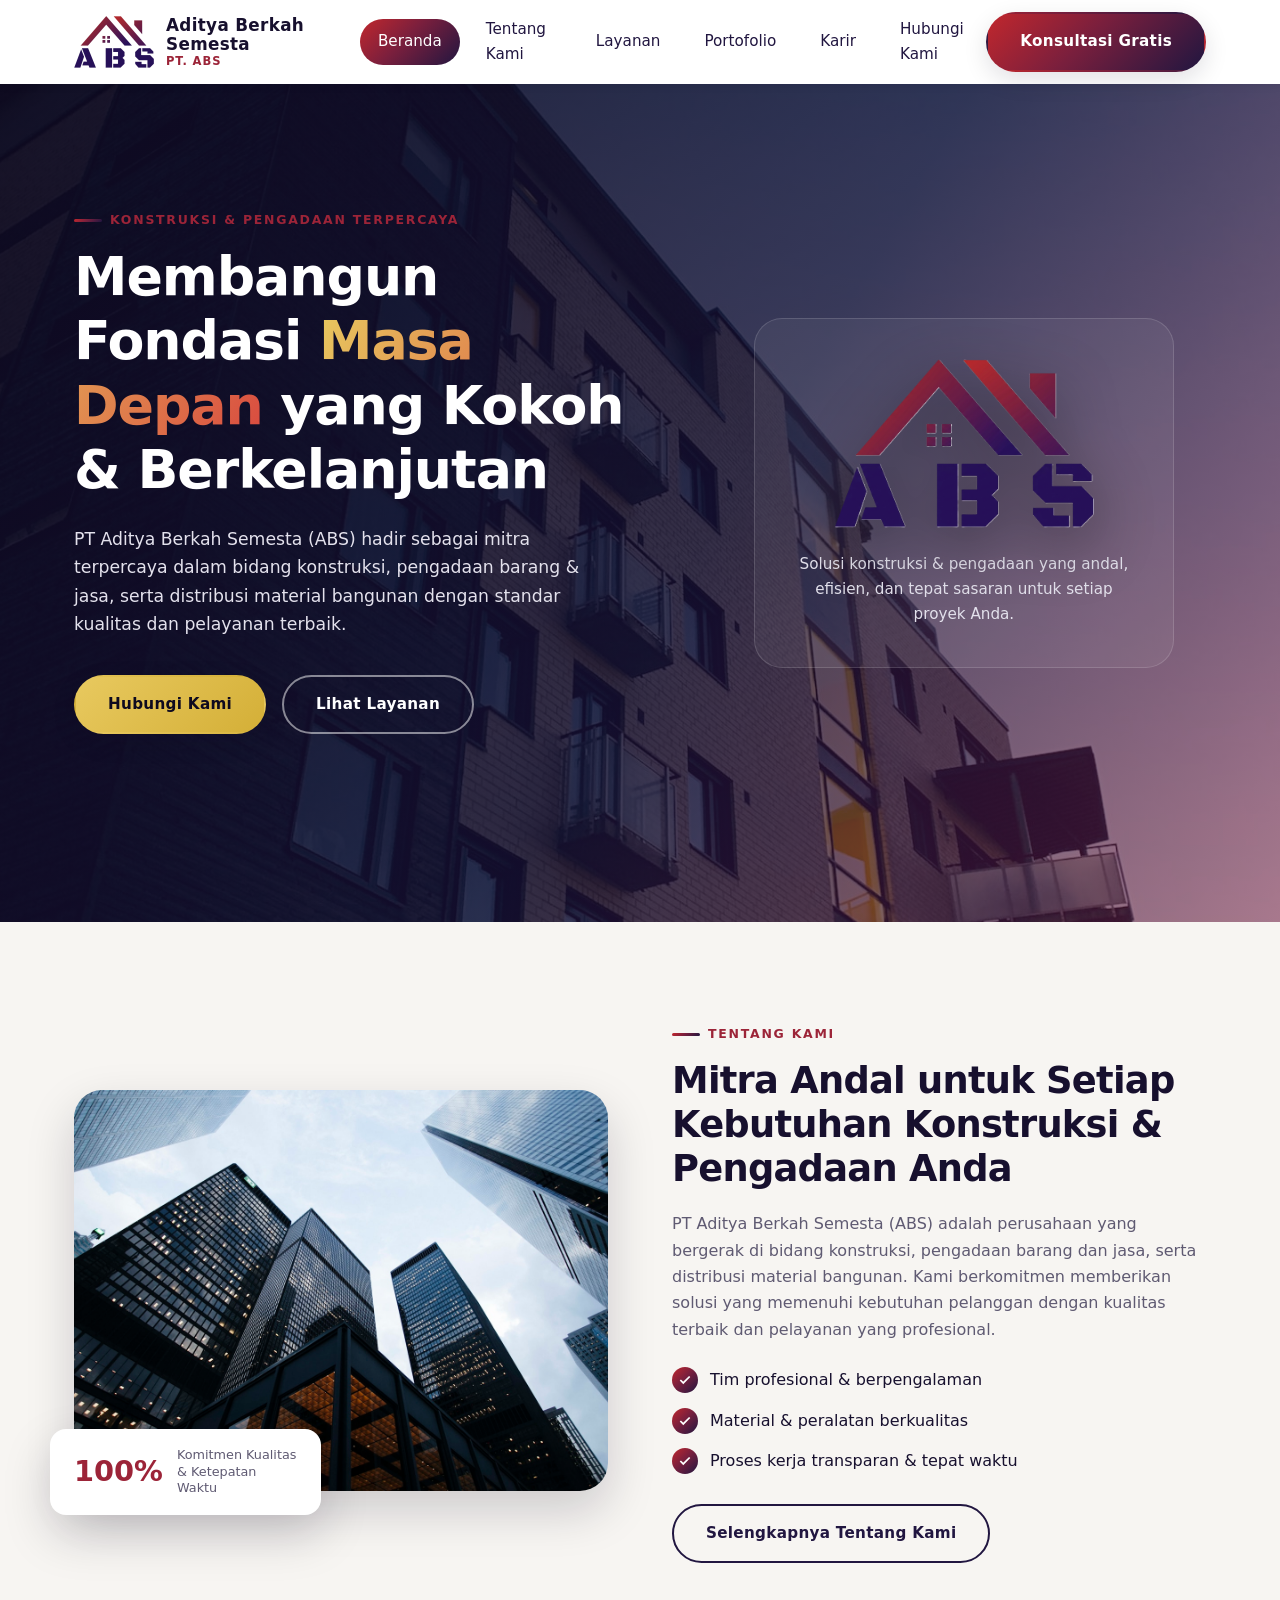
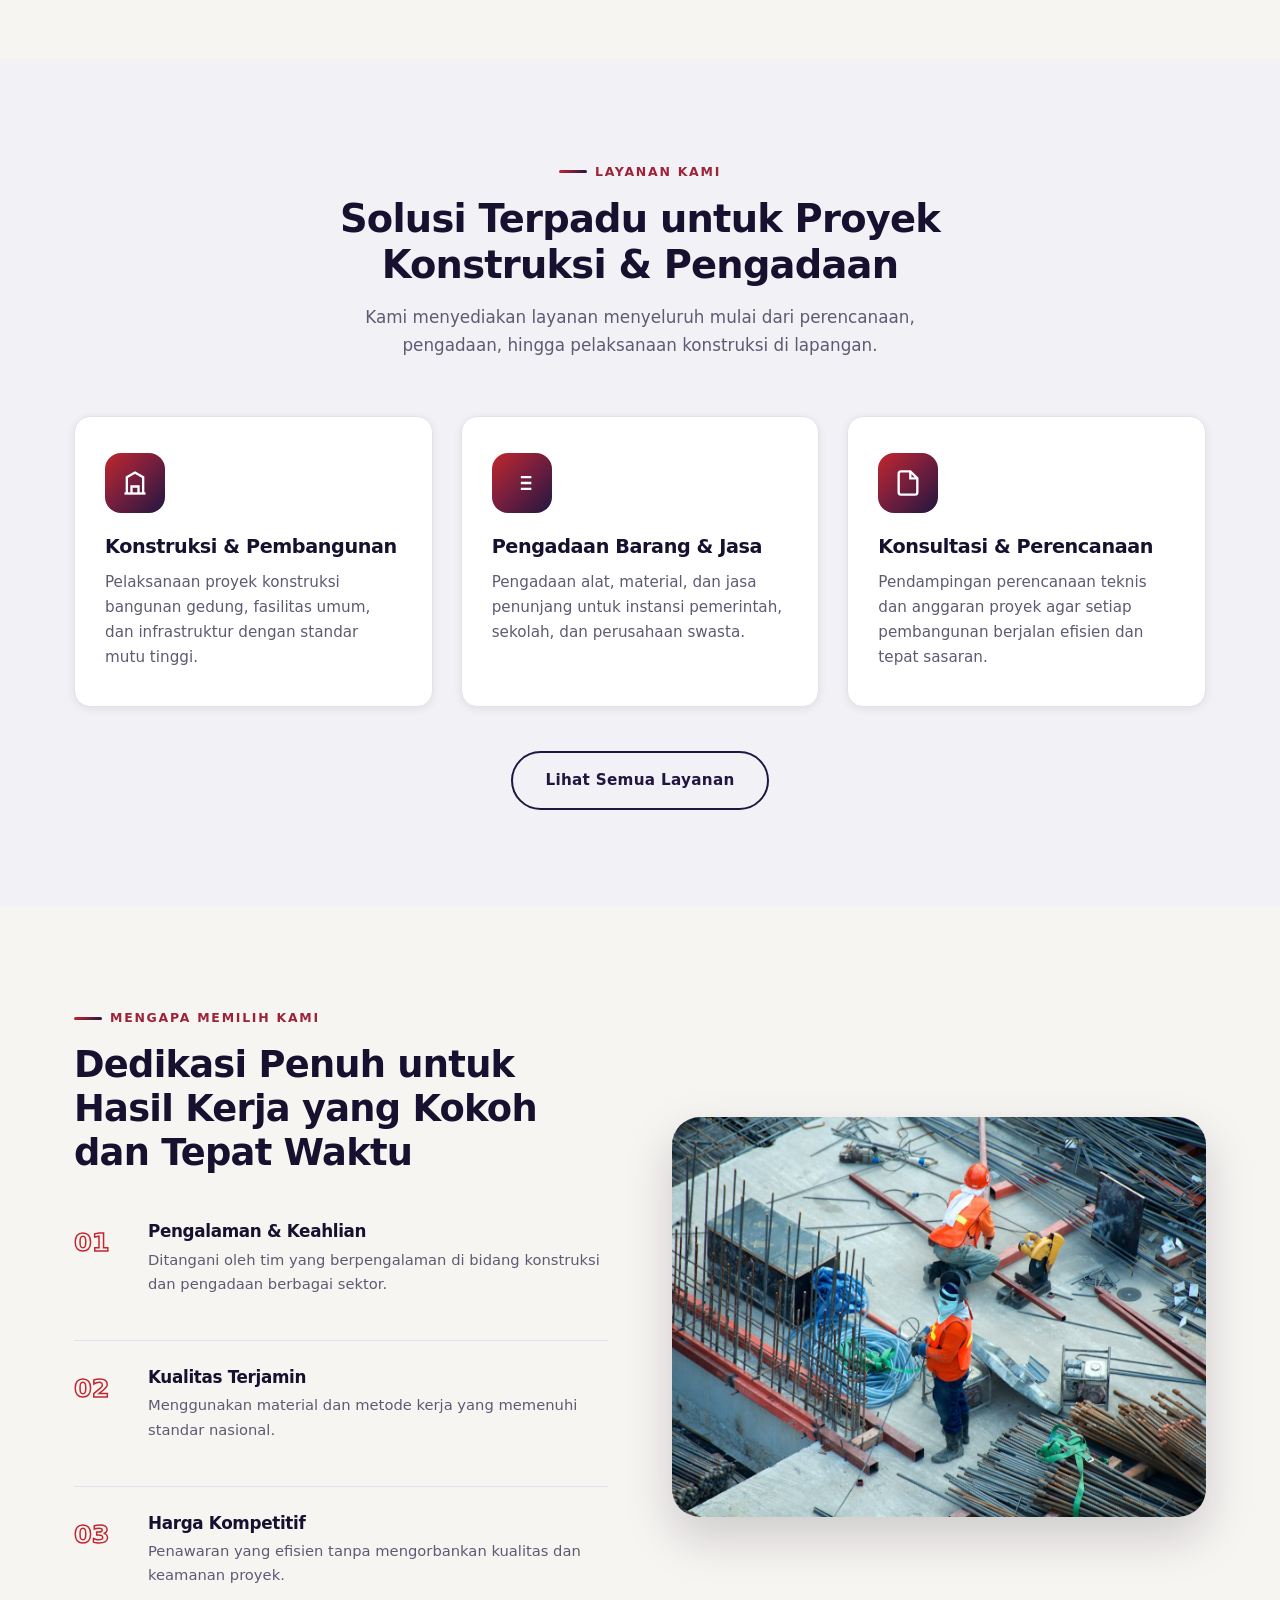
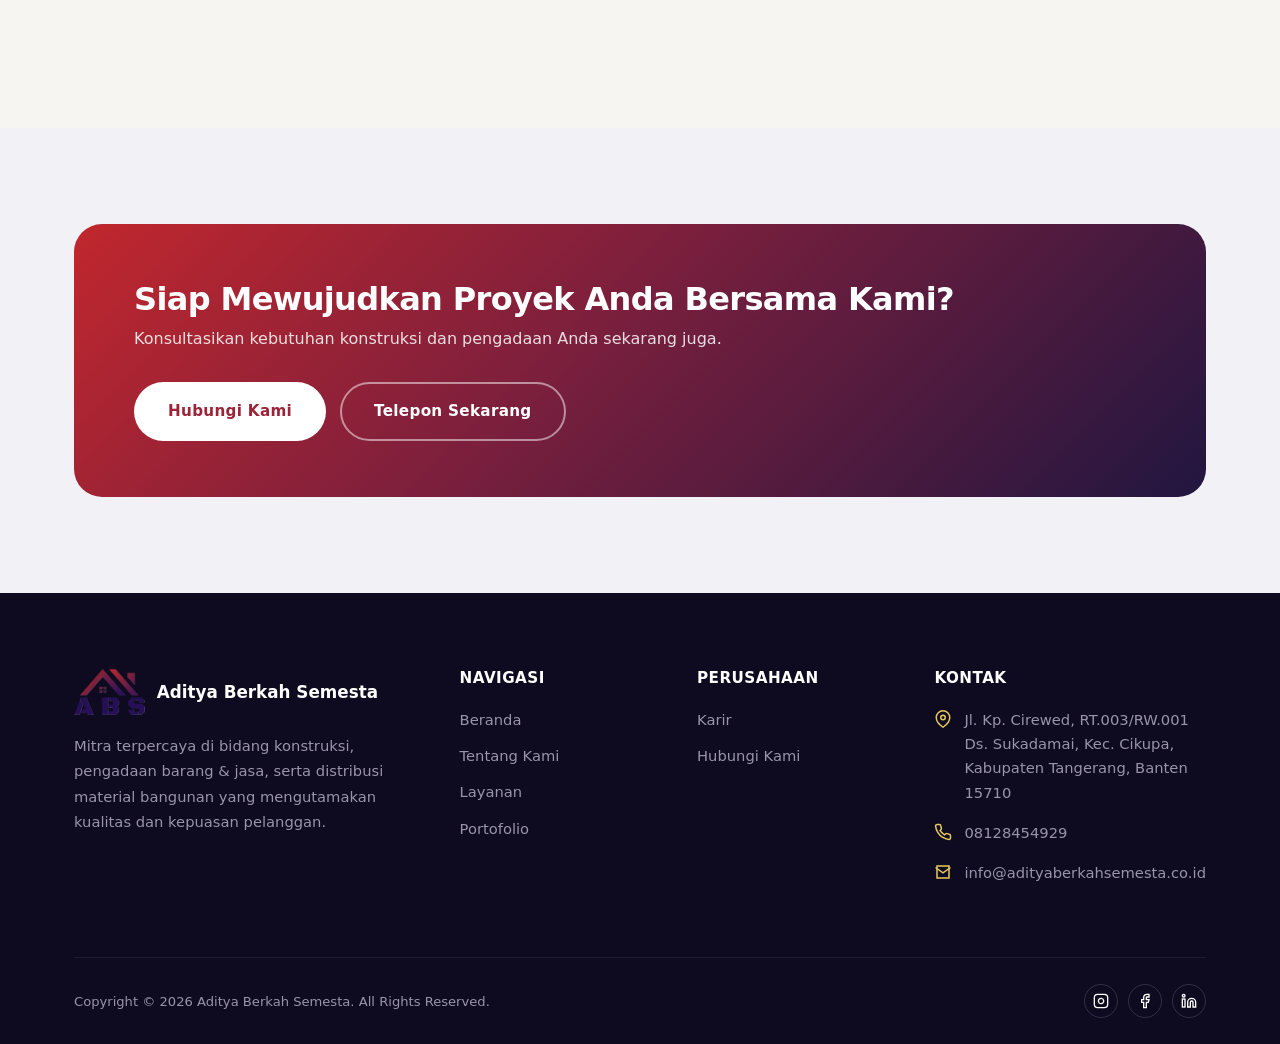
<file: index.html>
<!DOCTYPE html>
<html lang="id">
<head>
<meta charset="UTF-8" />
<meta name="viewport" content="width=device-width, initial-scale=1.0" />
<title>Aditya Berkah Semesta (ABS) | Konstruksi &amp; Pengadaan Terpercaya</title>
<meta name="description" content="PT Aditya Berkah Semesta (ABS) — mitra terpercaya di bidang konstruksi, pengadaan barang &amp; jasa, dan distribusi material bangunan di Tangerang." />
<link rel="icon" type="image/png" href="assets/images/logo-abs.png" />
<link rel="stylesheet" href="css/style.css" />
</head>
<body>

<!-- Navbar -->
<header class="navbar">
  <div class="container">
    <a href="index.html" class="brand">
      <img src="assets/images/logo-abs.png" alt="Logo Aditya Berkah Semesta" />
      <div class="brand-text">
        <strong>Aditya Berkah Semesta</strong>
        <span>PT. ABS</span>
      </div>
    </a>
    <nav class="nav-links">
      <a href="index.html" class="active">Beranda</a>
      <a href="tentang-kami.html">Tentang Kami</a>
      <a href="layanan.html">Layanan</a>
      <a href="portofolio.html">Portofolio</a>
      <a href="karir.html">Karir</a>
      <a href="kontak.html">Hubungi Kami</a>
    </nav>
    <div class="nav-cta">
      <a href="kontak.html" class="btn btn-primary">Konsultasi Gratis</a>
      <button class="nav-toggle" aria-label="Buka menu">
        <span></span><span></span><span></span>
      </button>
    </div>
  </div>
</header>

<!-- Hero -->
<section class="hero">
  <div class="hero-bg" aria-hidden="true"></div>
  <div class="container">
    <div class="hero-content">
      <div class="eyebrow anim-from-left">Konstruksi &amp; Pengadaan Terpercaya</div>
      <h1 class="anim-from-left delay-1">Membangun Fondasi <span>Masa Depan</span> yang Kokoh &amp; Berkelanjutan</h1>
      <p class="anim-from-left delay-2">PT Aditya Berkah Semesta (ABS) hadir sebagai mitra terpercaya dalam bidang konstruksi, pengadaan barang &amp; jasa, serta distribusi material bangunan dengan standar kualitas dan pelayanan terbaik.</p>
      <div class="hero-actions anim-from-left delay-3">
        <a href="kontak.html" class="btn btn-gold">Hubungi Kami</a>
        <a href="layanan.html" class="btn btn-outline">Lihat Layanan</a>
      </div>
    </div>
    <div class="hero-visual anim-from-right">
      <div class="hero-visual-card">
        <img src="assets/images/logo-abs.png" alt="Aditya Berkah Semesta" />
        <p>Solusi konstruksi &amp; pengadaan yang andal, efisien, dan tepat sasaran untuk setiap proyek Anda.</p>
      </div>
    </div>
  </div>
</section>

<!-- About preview -->
<section class="section">
  <div class="container">
    <div class="split">
      <div class="split-media reveal">
        <img src="assets/images/sections/about.jpg" alt="Tentang Aditya Berkah Semesta" />
        <div class="split-media-badge">
          <span class="num">100%</span>
          <span class="label">Komitmen Kualitas &amp; Ketepatan Waktu</span>
        </div>
      </div>
      <div class="split-body reveal">
        <div class="eyebrow">Tentang Kami</div>
        <h2>Mitra Andal untuk Setiap Kebutuhan Konstruksi &amp; Pengadaan Anda</h2>
        <p>PT Aditya Berkah Semesta (ABS) adalah perusahaan yang bergerak di bidang konstruksi, pengadaan barang dan jasa, serta distribusi material bangunan. Kami berkomitmen memberikan solusi yang memenuhi kebutuhan pelanggan dengan kualitas terbaik dan pelayanan yang profesional.</p>
        <ul class="check-list">
          <li><span class="tick"><svg viewBox="0 0 24 24" fill="none" stroke="currentColor" stroke-width="3"><polyline points="20 6 9 17 4 12"/></svg></span>Tim profesional &amp; berpengalaman</li>
          <li><span class="tick"><svg viewBox="0 0 24 24" fill="none" stroke="currentColor" stroke-width="3"><polyline points="20 6 9 17 4 12"/></svg></span>Material &amp; peralatan berkualitas</li>
          <li><span class="tick"><svg viewBox="0 0 24 24" fill="none" stroke="currentColor" stroke-width="3"><polyline points="20 6 9 17 4 12"/></svg></span>Proses kerja transparan &amp; tepat waktu</li>
        </ul>
        <a href="tentang-kami.html" class="btn btn-ghost">Selengkapnya Tentang Kami</a>
      </div>
    </div>
  </div>
</section>

<!-- Services preview -->
<section class="section section-alt">
  <div class="container">
    <div class="section-header center">
      <div class="eyebrow">Layanan Kami</div>
      <h2>Solusi Terpadu untuk Proyek Konstruksi &amp; Pengadaan</h2>
      <p>Kami menyediakan layanan menyeluruh mulai dari perencanaan, pengadaan, hingga pelaksanaan konstruksi di lapangan.</p>
    </div>
    <div class="grid grid-3">
      <div class="card reveal">
        <div class="card-icon"><svg viewBox="0 0 24 24" fill="none" stroke="currentColor" stroke-width="2"><path d="M3 21h18"/><path d="M5 21V7l7-4 7 4v14"/><path d="M9 21v-6h6v6"/></svg></div>
        <h3>Konstruksi &amp; Pembangunan</h3>
        <p>Pelaksanaan proyek konstruksi bangunan gedung, fasilitas umum, dan infrastruktur dengan standar mutu tinggi.</p>
      </div>
      <div class="card reveal">
        <div class="card-icon"><svg viewBox="0 0 24 24" fill="none" stroke="currentColor" stroke-width="2"><path d="M20 7h-9m9 5h-9m9 5h-9M4 7h.01M4 12h.01M4 17h.01"/></svg></div>
        <h3>Pengadaan Barang &amp; Jasa</h3>
        <p>Pengadaan alat, material, dan jasa penunjang untuk instansi pemerintah, sekolah, dan perusahaan swasta.</p>
      </div>
      <div class="card reveal">
        <div class="card-icon"><svg viewBox="0 0 24 24" fill="none" stroke="currentColor" stroke-width="2"><path d="M14 2H6a2 2 0 0 0-2 2v16a2 2 0 0 0 2 2h12a2 2 0 0 0 2-2V8z"/><path d="M14 2v6h6"/></svg></div>
        <h3>Konsultasi &amp; Perencanaan</h3>
        <p>Pendampingan perencanaan teknis dan anggaran proyek agar setiap pembangunan berjalan efisien dan tepat sasaran.</p>
      </div>
    </div>
    <div style="text-align:center; margin-top:44px;">
      <a href="layanan.html" class="btn btn-ghost">Lihat Semua Layanan</a>
    </div>
  </div>
</section>

<!-- Why choose us -->
<section class="section">
  <div class="container">
    <div class="split">
      <div class="split-body reveal">
        <div class="eyebrow">Mengapa Memilih Kami</div>
        <h2>Dedikasi Penuh untuk Hasil Kerja yang Kokoh dan Tepat Waktu</h2>
        <div class="value-item">
          <div class="value-num">01</div>
          <div>
            <h4>Pengalaman &amp; Keahlian</h4>
            <p>Ditangani oleh tim yang berpengalaman di bidang konstruksi dan pengadaan berbagai sektor.</p>
          </div>
        </div>
        <div class="value-item">
          <div class="value-num">02</div>
          <div>
            <h4>Kualitas Terjamin</h4>
            <p>Menggunakan material dan metode kerja yang memenuhi standar nasional.</p>
          </div>
        </div>
        <div class="value-item">
          <div class="value-num">03</div>
          <div>
            <h4>Harga Kompetitif</h4>
            <p>Penawaran yang efisien tanpa mengorbankan kualitas dan keamanan proyek.</p>
          </div>
        </div>
      </div>
      <div class="split-media reveal">
        <img src="assets/images/sections/why-us.jpg" alt="Keunggulan Aditya Berkah Semesta" />
      </div>
    </div>
  </div>
</section>

<!-- CTA -->
<section class="section section-alt">
  <div class="container">
    <div class="cta-band reveal">
      <div>
        <h2>Siap Mewujudkan Proyek Anda Bersama Kami?</h2>
        <p>Konsultasikan kebutuhan konstruksi dan pengadaan Anda sekarang juga.</p>
      </div>
      <div class="cta-band-actions">
        <a href="kontak.html" class="btn" style="background:var(--white); color:var(--red-600);">Hubungi Kami</a>
        <a href="tel:08128454929" class="btn btn-outline">Telepon Sekarang</a>
      </div>
    </div>
  </div>
</section>

<!-- Footer -->
<footer class="footer">
  <div class="container">
    <div class="footer-grid">
      <div>
        <div class="footer-brand">
          <img src="assets/images/logo-abs.png" alt="Logo ABS" />
          <strong>Aditya Berkah Semesta</strong>
        </div>
        <p>Mitra terpercaya di bidang konstruksi, pengadaan barang &amp; jasa, serta distribusi material bangunan yang mengutamakan kualitas dan kepuasan pelanggan.</p>
      </div>
      <div>
        <h4>Navigasi</h4>
        <div class="footer-links">
          <a href="index.html">Beranda</a>
          <a href="tentang-kami.html">Tentang Kami</a>
          <a href="layanan.html">Layanan</a>
          <a href="portofolio.html">Portofolio</a>
        </div>
      </div>
      <div>
        <h4>Perusahaan</h4>
        <div class="footer-links">
          <a href="karir.html">Karir</a>
          <a href="kontak.html">Hubungi Kami</a>
        </div>
      </div>
      <div>
        <h4>Kontak</h4>
        <ul class="footer-contact">
          <li><svg viewBox="0 0 24 24" fill="none" stroke="currentColor" stroke-width="2"><path d="M21 10c0 7-9 13-9 13s-9-6-9-13a9 9 0 0 1 18 0z"/><circle cx="12" cy="10" r="3"/></svg><span>Jl. Kp. Cirewed, RT.003/RW.001 Ds. Sukadamai, Kec. Cikupa, Kabupaten Tangerang, Banten 15710</span></li>
          <li><svg viewBox="0 0 24 24" fill="none" stroke="currentColor" stroke-width="2"><path d="M22 16.92v3a2 2 0 0 1-2.18 2 19.79 19.79 0 0 1-8.63-3.07 19.5 19.5 0 0 1-6-6 19.79 19.79 0 0 1-3.07-8.67A2 2 0 0 1 4.11 2h3a2 2 0 0 1 2 1.72c.127.96.361 1.903.7 2.81a2 2 0 0 1-.45 2.11L8.09 9.91a16 16 0 0 0 6 6l1.27-1.27a2 2 0 0 1 2.11-.45c.907.339 1.85.573 2.81.7A2 2 0 0 1 22 16.92z"/></svg><span>08128454929</span></li>
          <li><svg viewBox="0 0 24 24" fill="none" stroke="currentColor" stroke-width="2"><path d="M4 4h16v16H4z"/><path d="m22 6-10 7L2 6"/></svg><span>info@adityaberkahsemesta.co.id</span></li>
        </ul>
      </div>
    </div>
    <div class="footer-bottom">
      <span>Copyright &copy; 2026 Aditya Berkah Semesta. All Rights Reserved.</span>
      <div class="footer-bottom-social">
        <a href="#" aria-label="Instagram"><svg viewBox="0 0 24 24" fill="none" stroke="currentColor" stroke-width="2"><rect x="2" y="2" width="20" height="20" rx="5"/><path d="M16 11.37A4 4 0 1 1 12.63 8 4 4 0 0 1 16 11.37z"/><line x1="17.5" y1="6.5" x2="17.51" y2="6.5"/></svg></a>
        <a href="#" aria-label="Facebook"><svg viewBox="0 0 24 24" fill="none" stroke="currentColor" stroke-width="2"><path d="M18 2h-3a5 5 0 0 0-5 5v3H7v4h3v8h4v-8h3l1-4h-4V7a1 1 0 0 1 1-1h3z"/></svg></a>
        <a href="#" aria-label="LinkedIn"><svg viewBox="0 0 24 24" fill="none" stroke="currentColor" stroke-width="2"><path d="M16 8a6 6 0 0 1 6 6v7h-4v-7a2 2 0 0 0-2-2 2 2 0 0 0-2 2v7h-4v-7a6 6 0 0 1 6-6z"/><rect x="2" y="9" width="4" height="12"/><circle cx="4" cy="4" r="2"/></svg></a>
      </div>
    </div>
  </div>
</footer>

<script src="js/script.js"></script>
</body>
</html>
</file>
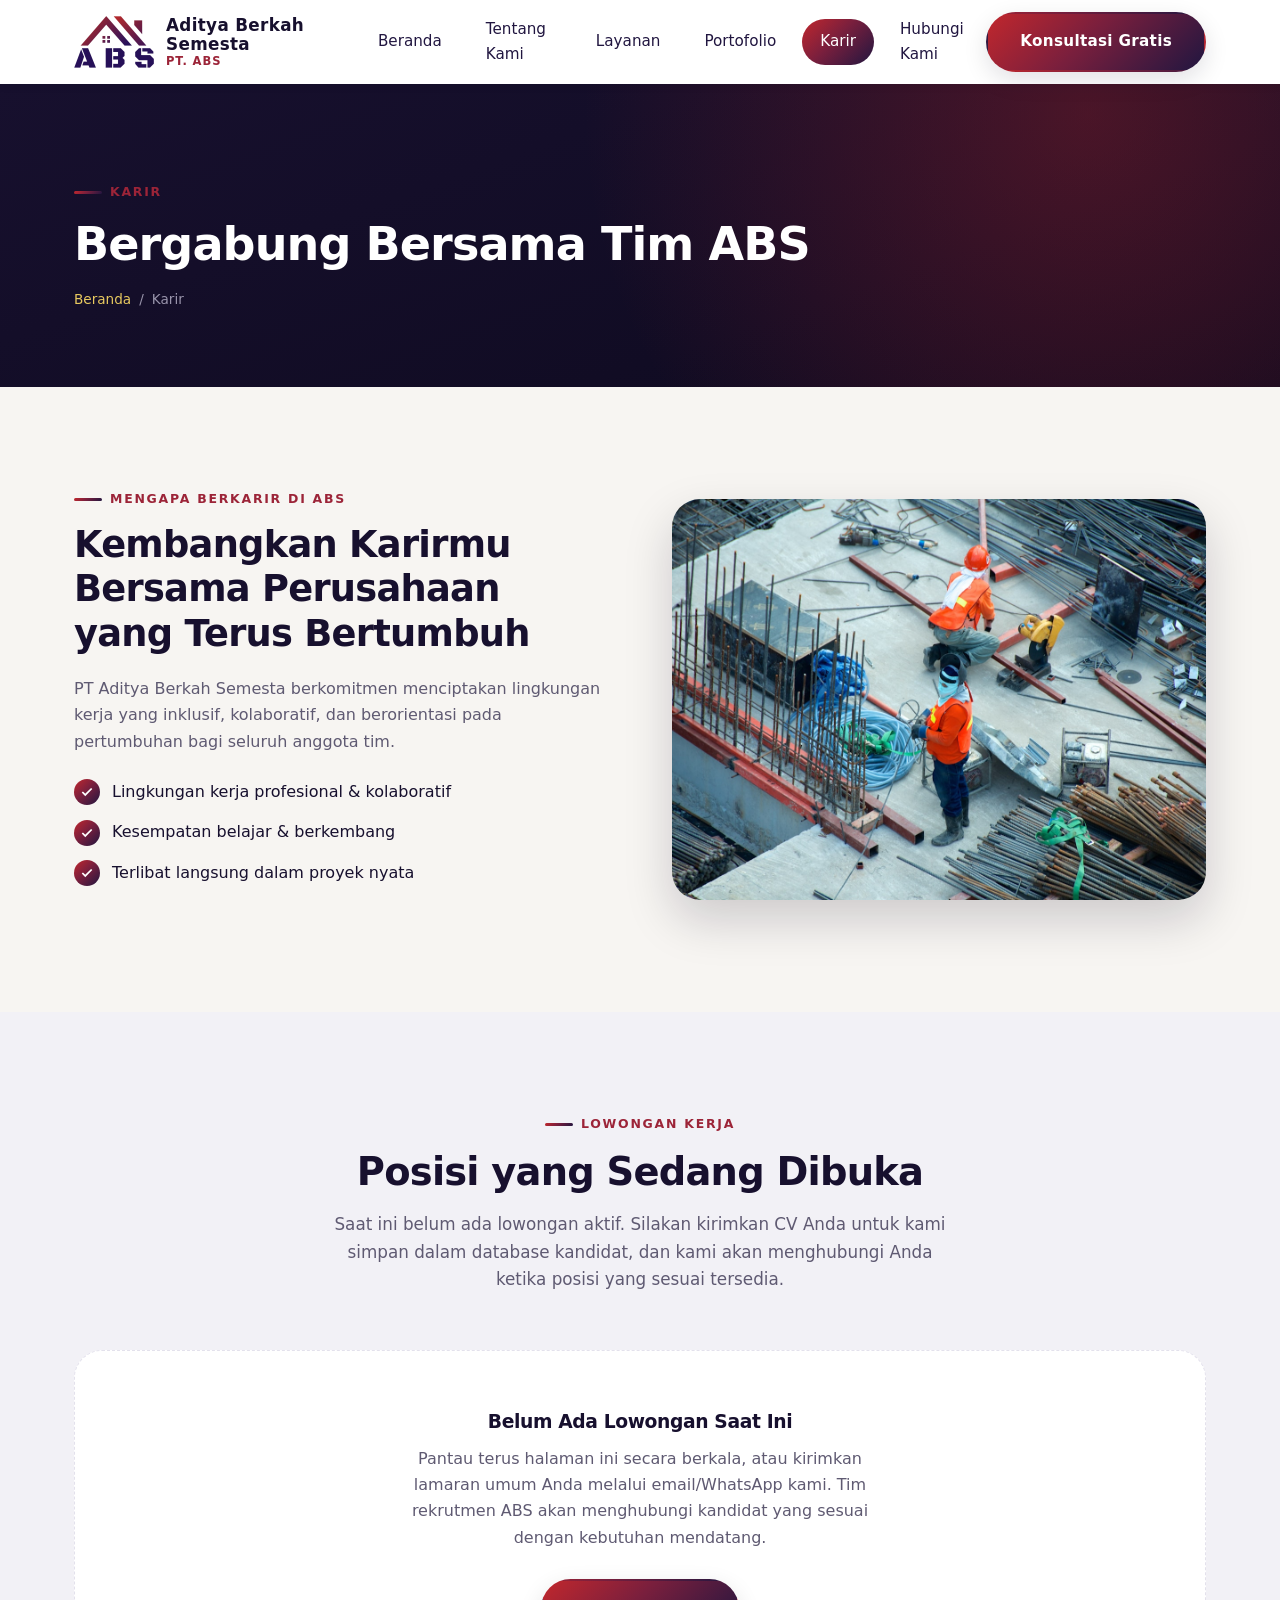
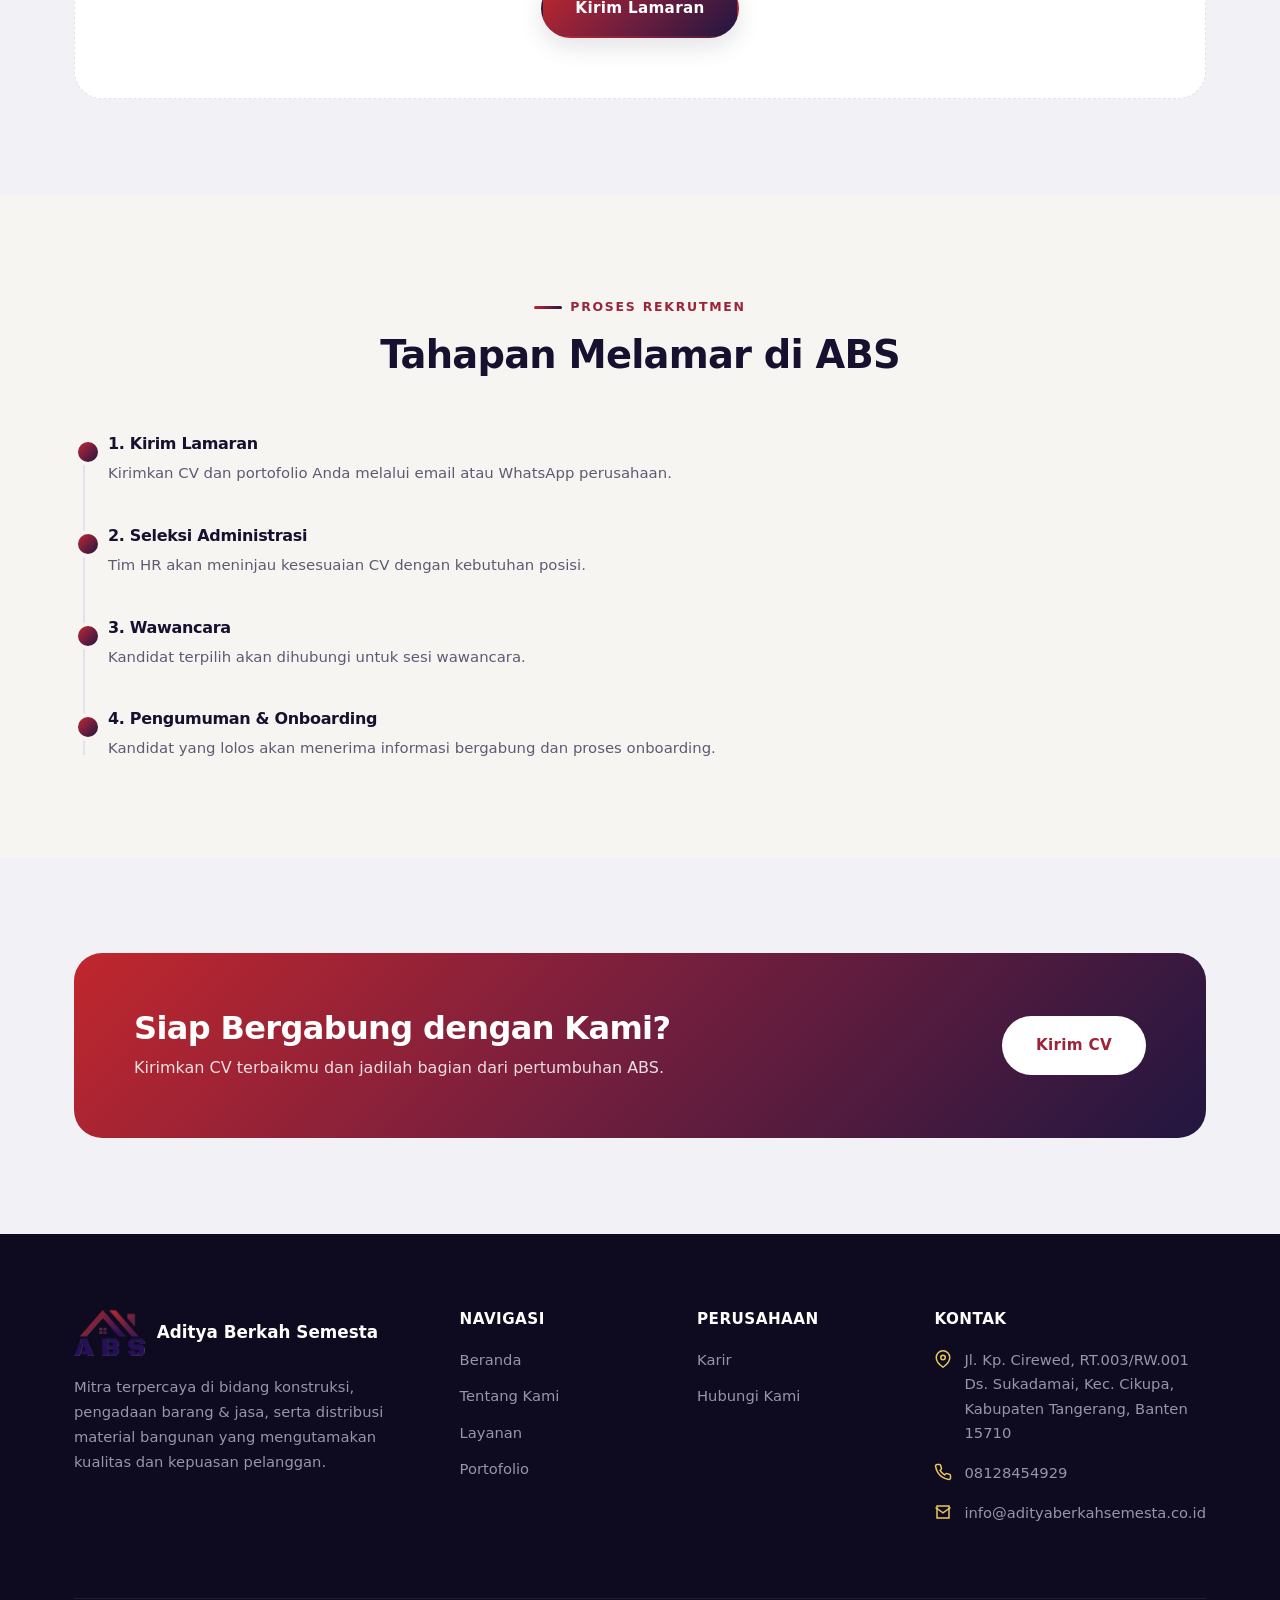
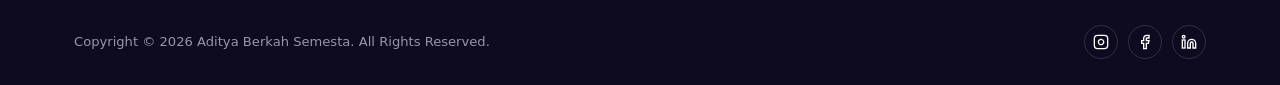
<file: karir.html>
<!DOCTYPE html>
<html lang="id">
<head>
<meta charset="UTF-8" />
<meta name="viewport" content="width=device-width, initial-scale=1.0" />
<title>Karir | Aditya Berkah Semesta (ABS)</title>
<meta name="description" content="Bergabung bersama PT Aditya Berkah Semesta (ABS) dan kembangkan karir Anda di bidang konstruksi dan pengadaan." />
<link rel="icon" type="image/png" href="assets/images/logo-abs.png" />
<link rel="stylesheet" href="css/style.css" />
</head>
<body>

<header class="navbar">
  <div class="container">
    <a href="index.html" class="brand">
      <img src="assets/images/logo-abs.png" alt="Logo Aditya Berkah Semesta" />
      <div class="brand-text">
        <strong>Aditya Berkah Semesta</strong>
        <span>PT. ABS</span>
      </div>
    </a>
    <nav class="nav-links">
      <a href="index.html">Beranda</a>
      <a href="tentang-kami.html">Tentang Kami</a>
      <a href="layanan.html">Layanan</a>
      <a href="portofolio.html">Portofolio</a>
      <a href="karir.html">Karir</a>
      <a href="kontak.html">Hubungi Kami</a>
    </nav>
    <div class="nav-cta">
      <a href="kontak.html" class="btn btn-primary">Konsultasi Gratis</a>
      <button class="nav-toggle" aria-label="Buka menu">
        <span></span><span></span><span></span>
      </button>
    </div>
  </div>
</header>

<section class="page-hero">
  <div class="container">
    <div class="eyebrow anim-from-left">Karir</div>
    <h1 class="anim-from-right">Bergabung Bersama Tim ABS</h1>
    <div class="breadcrumb anim-from-left delay-2">
      <a href="index.html">Beranda</a>
      <span>/</span>
      <span>Karir</span>
    </div>
  </div>
</section>

<section class="section">
  <div class="container">
    <div class="split">
      <div class="split-body reveal">
        <div class="eyebrow">Mengapa Berkarir di ABS</div>
        <h2>Kembangkan Karirmu Bersama Perusahaan yang Terus Bertumbuh</h2>
        <p>PT Aditya Berkah Semesta berkomitmen menciptakan lingkungan kerja yang inklusif, kolaboratif, dan berorientasi pada pertumbuhan bagi seluruh anggota tim.</p>
        <ul class="check-list">
          <li><span class="tick"><svg viewBox="0 0 24 24" fill="none" stroke="currentColor" stroke-width="3"><polyline points="20 6 9 17 4 12"/></svg></span>Lingkungan kerja profesional &amp; kolaboratif</li>
          <li><span class="tick"><svg viewBox="0 0 24 24" fill="none" stroke="currentColor" stroke-width="3"><polyline points="20 6 9 17 4 12"/></svg></span>Kesempatan belajar &amp; berkembang</li>
          <li><span class="tick"><svg viewBox="0 0 24 24" fill="none" stroke="currentColor" stroke-width="3"><polyline points="20 6 9 17 4 12"/></svg></span>Terlibat langsung dalam proyek nyata</li>
        </ul>
      </div>
      <div class="split-media reveal">
        <img src="assets/images/sections/why-us.jpg" alt="Karir di Aditya Berkah Semesta" />
      </div>
    </div>
  </div>
</section>

<section class="section section-alt">
  <div class="container">
    <div class="section-header center">
      <div class="eyebrow">Lowongan Kerja</div>
      <h2>Posisi yang Sedang Dibuka</h2>
      <p>Saat ini belum ada lowongan aktif. Silakan kirimkan CV Anda untuk kami simpan dalam database kandidat, dan kami akan menghubungi Anda ketika posisi yang sesuai tersedia.</p>
    </div>

    <div class="empty-state reveal">
      <h3>Belum Ada Lowongan Saat Ini</h3>
      <p>Pantau terus halaman ini secara berkala, atau kirimkan lamaran umum Anda melalui email/WhatsApp kami. Tim rekrutmen ABS akan menghubungi kandidat yang sesuai dengan kebutuhan mendatang.</p>
      <a href="kontak.html" class="btn btn-primary">Kirim Lamaran</a>
    </div>

    <!--
      Contoh format lowongan (hapus komentar ini & isi data lowongan saat tersedia):
      <div class="job-item">
        <div>
          <h4>Site Supervisor</h4>
          <div class="job-meta">
            <span>Cikupa, Tangerang</span>
            <span>Full-time</span>
          </div>
        </div>
        <a href="kontak.html" class="btn btn-ghost">Lamar Sekarang</a>
      </div>
    -->
  </div>
</section>

<section class="section">
  <div class="container">
    <div class="section-header center">
      <div class="eyebrow">Proses Rekrutmen</div>
      <h2>Tahapan Melamar di ABS</h2>
    </div>
    <div class="timeline">
      <div class="timeline-item reveal">
        <h4>1. Kirim Lamaran</h4>
        <p>Kirimkan CV dan portofolio Anda melalui email atau WhatsApp perusahaan.</p>
      </div>
      <div class="timeline-item reveal">
        <h4>2. Seleksi Administrasi</h4>
        <p>Tim HR akan meninjau kesesuaian CV dengan kebutuhan posisi.</p>
      </div>
      <div class="timeline-item reveal">
        <h4>3. Wawancara</h4>
        <p>Kandidat terpilih akan dihubungi untuk sesi wawancara.</p>
      </div>
      <div class="timeline-item reveal">
        <h4>4. Pengumuman &amp; Onboarding</h4>
        <p>Kandidat yang lolos akan menerima informasi bergabung dan proses onboarding.</p>
      </div>
    </div>
  </div>
</section>

<section class="section section-alt">
  <div class="container">
    <div class="cta-band reveal">
      <div>
        <h2>Siap Bergabung dengan Kami?</h2>
        <p>Kirimkan CV terbaikmu dan jadilah bagian dari pertumbuhan ABS.</p>
      </div>
      <div class="cta-band-actions">
        <a href="kontak.html" class="btn" style="background:var(--white); color:var(--red-600);">Kirim CV</a>
      </div>
    </div>
  </div>
</section>

<footer class="footer">
  <div class="container">
    <div class="footer-grid">
      <div>
        <div class="footer-brand">
          <img src="assets/images/logo-abs.png" alt="Logo ABS" />
          <strong>Aditya Berkah Semesta</strong>
        </div>
        <p>Mitra terpercaya di bidang konstruksi, pengadaan barang &amp; jasa, serta distribusi material bangunan yang mengutamakan kualitas dan kepuasan pelanggan.</p>
      </div>
      <div>
        <h4>Navigasi</h4>
        <div class="footer-links">
          <a href="index.html">Beranda</a>
          <a href="tentang-kami.html">Tentang Kami</a>
          <a href="layanan.html">Layanan</a>
          <a href="portofolio.html">Portofolio</a>
        </div>
      </div>
      <div>
        <h4>Perusahaan</h4>
        <div class="footer-links">
          <a href="karir.html">Karir</a>
          <a href="kontak.html">Hubungi Kami</a>
        </div>
      </div>
      <div>
        <h4>Kontak</h4>
        <ul class="footer-contact">
          <li><svg viewBox="0 0 24 24" fill="none" stroke="currentColor" stroke-width="2"><path d="M21 10c0 7-9 13-9 13s-9-6-9-13a9 9 0 0 1 18 0z"/><circle cx="12" cy="10" r="3"/></svg><span>Jl. Kp. Cirewed, RT.003/RW.001 Ds. Sukadamai, Kec. Cikupa, Kabupaten Tangerang, Banten 15710</span></li>
          <li><svg viewBox="0 0 24 24" fill="none" stroke="currentColor" stroke-width="2"><path d="M22 16.92v3a2 2 0 0 1-2.18 2 19.79 19.79 0 0 1-8.63-3.07 19.5 19.5 0 0 1-6-6 19.79 19.79 0 0 1-3.07-8.67A2 2 0 0 1 4.11 2h3a2 2 0 0 1 2 1.72c.127.96.361 1.903.7 2.81a2 2 0 0 1-.45 2.11L8.09 9.91a16 16 0 0 0 6 6l1.27-1.27a2 2 0 0 1 2.11-.45c.907.339 1.85.573 2.81.7A2 2 0 0 1 22 16.92z"/></svg><span>08128454929</span></li>
          <li><svg viewBox="0 0 24 24" fill="none" stroke="currentColor" stroke-width="2"><path d="M4 4h16v16H4z"/><path d="m22 6-10 7L2 6"/></svg><span>info@adityaberkahsemesta.co.id</span></li>
        </ul>
      </div>
    </div>
    <div class="footer-bottom">
      <span>Copyright &copy; 2026 Aditya Berkah Semesta. All Rights Reserved.</span>
      <div class="footer-bottom-social">
        <a href="#" aria-label="Instagram"><svg viewBox="0 0 24 24" fill="none" stroke="currentColor" stroke-width="2"><rect x="2" y="2" width="20" height="20" rx="5"/><path d="M16 11.37A4 4 0 1 1 12.63 8 4 4 0 0 1 16 11.37z"/><line x1="17.5" y1="6.5" x2="17.51" y2="6.5"/></svg></a>
        <a href="#" aria-label="Facebook"><svg viewBox="0 0 24 24" fill="none" stroke="currentColor" stroke-width="2"><path d="M18 2h-3a5 5 0 0 0-5 5v3H7v4h3v8h4v-8h3l1-4h-4V7a1 1 0 0 1 1-1h3z"/></svg></a>
        <a href="#" aria-label="LinkedIn"><svg viewBox="0 0 24 24" fill="none" stroke="currentColor" stroke-width="2"><path d="M16 8a6 6 0 0 1 6 6v7h-4v-7a2 2 0 0 0-2-2 2 2 0 0 0-2 2v7h-4v-7a6 6 0 0 1 6-6z"/><rect x="2" y="9" width="4" height="12"/><circle cx="4" cy="4" r="2"/></svg></a>
      </div>
    </div>
  </div>
</footer>

<script src="js/script.js"></script>
</body>
</html>
</file>
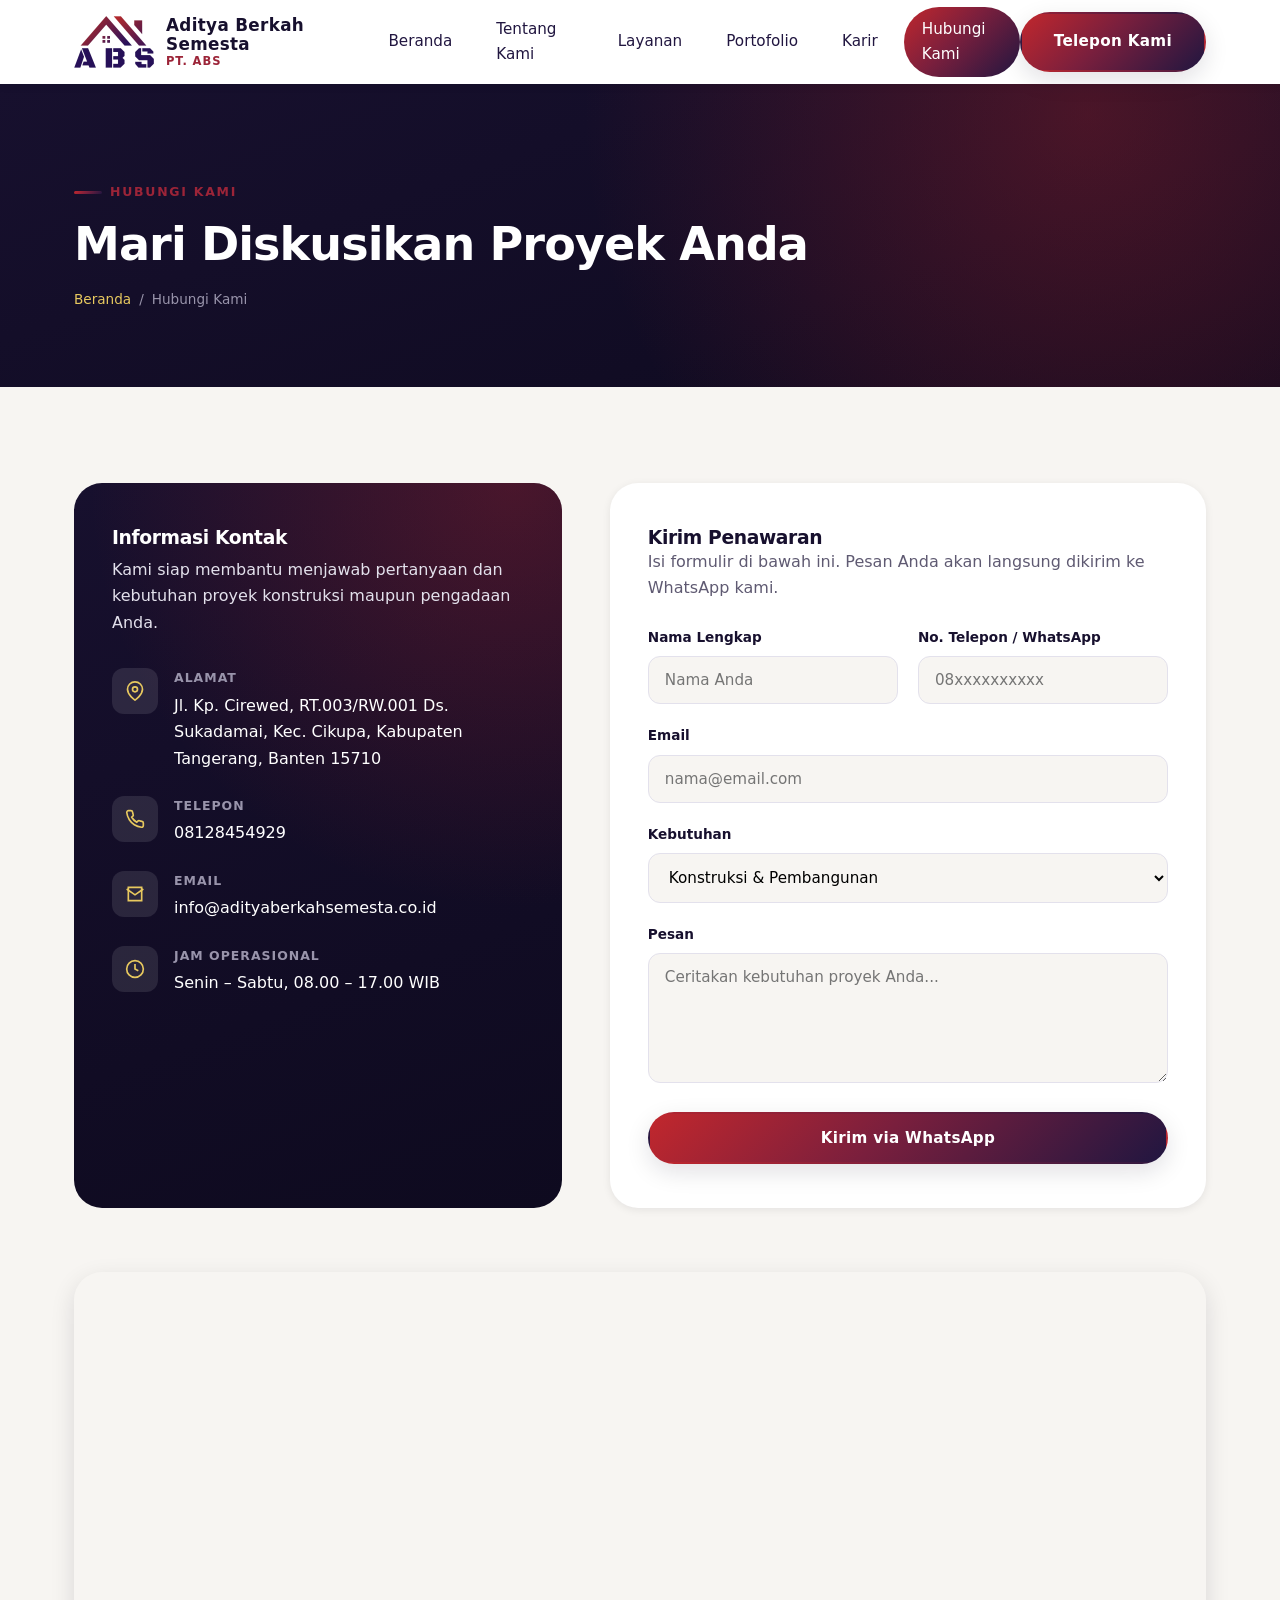
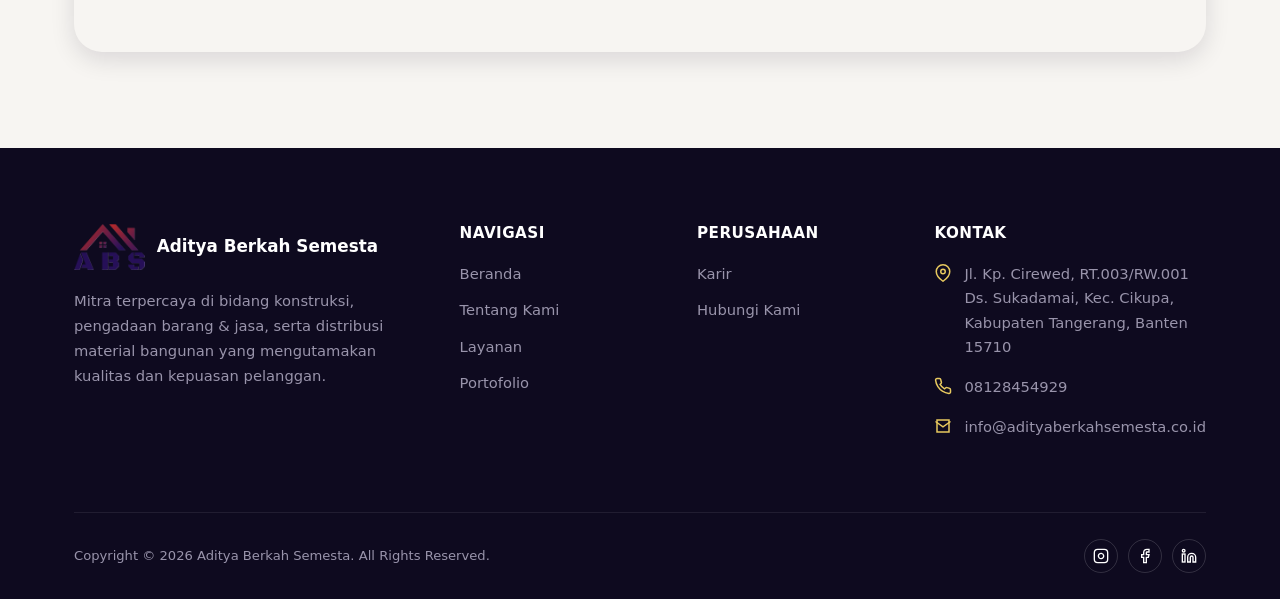
<file: kontak.html>
<!DOCTYPE html>
<html lang="id">
<head>
<meta charset="UTF-8" />
<meta name="viewport" content="width=device-width, initial-scale=1.0" />
<title>Hubungi Kami | Aditya Berkah Semesta (ABS)</title>
<meta name="description" content="Hubungi PT Aditya Berkah Semesta (ABS) untuk konsultasi konstruksi dan pengadaan barang & jasa. Alamat: Jl. Kp. Cirewed, Cikupa, Kabupaten Tangerang." />
<link rel="icon" type="image/png" href="assets/images/logo-abs.png" />
<link rel="stylesheet" href="css/style.css" />
</head>
<body>

<header class="navbar">
  <div class="container">
    <a href="index.html" class="brand">
      <img src="assets/images/logo-abs.png" alt="Logo Aditya Berkah Semesta" />
      <div class="brand-text">
        <strong>Aditya Berkah Semesta</strong>
        <span>PT. ABS</span>
      </div>
    </a>
    <nav class="nav-links">
      <a href="index.html">Beranda</a>
      <a href="tentang-kami.html">Tentang Kami</a>
      <a href="layanan.html">Layanan</a>
      <a href="portofolio.html">Portofolio</a>
      <a href="karir.html">Karir</a>
      <a href="kontak.html">Hubungi Kami</a>
    </nav>
    <div class="nav-cta">
      <a href="tel:08128454929" class="btn btn-primary">Telepon Kami</a>
      <button class="nav-toggle" aria-label="Buka menu">
        <span></span><span></span><span></span>
      </button>
    </div>
  </div>
</header>

<section class="page-hero">
  <div class="container">
    <div class="eyebrow anim-from-left">Hubungi Kami</div>
    <h1 class="anim-from-right">Mari Diskusikan Proyek Anda</h1>
    <div class="breadcrumb anim-from-left delay-2">
      <a href="index.html">Beranda</a>
      <span>/</span>
      <span>Hubungi Kami</span>
    </div>
  </div>
</section>

<section class="section">
  <div class="container">
    <div class="contact-grid">
      <div class="contact-info-card reveal">
        <h3>Informasi Kontak</h3>
        <p>Kami siap membantu menjawab pertanyaan dan kebutuhan proyek konstruksi maupun pengadaan Anda.</p>

        <div class="contact-line">
          <div class="icon"><svg viewBox="0 0 24 24" fill="none" stroke="currentColor" stroke-width="2"><path d="M21 10c0 7-9 13-9 13s-9-6-9-13a9 9 0 0 1 18 0z"/><circle cx="12" cy="10" r="3"/></svg></div>
          <div>
            <strong>Alamat</strong>
            <span>Jl. Kp. Cirewed, RT.003/RW.001 Ds. Sukadamai, Kec. Cikupa, Kabupaten Tangerang, Banten 15710</span>
          </div>
        </div>

        <div class="contact-line">
          <div class="icon"><svg viewBox="0 0 24 24" fill="none" stroke="currentColor" stroke-width="2"><path d="M22 16.92v3a2 2 0 0 1-2.18 2 19.79 19.79 0 0 1-8.63-3.07 19.5 19.5 0 0 1-6-6 19.79 19.79 0 0 1-3.07-8.67A2 2 0 0 1 4.11 2h3a2 2 0 0 1 2 1.72c.127.96.361 1.903.7 2.81a2 2 0 0 1-.45 2.11L8.09 9.91a16 16 0 0 0 6 6l1.27-1.27a2 2 0 0 1 2.11-.45c.907.339 1.85.573 2.81.7A2 2 0 0 1 22 16.92z"/></svg></div>
          <div>
            <strong>Telepon</strong>
            <a href="tel:08128454929">08128454929</a>
          </div>
        </div>

        <div class="contact-line">
          <div class="icon"><svg viewBox="0 0 24 24" fill="none" stroke="currentColor" stroke-width="2"><path d="M4 4h16v16H4z"/><path d="m22 6-10 7L2 6"/></svg></div>
          <div>
            <strong>Email</strong>
            <a href="mailto:info@adityaberkahsemesta.co.id">info@adityaberkahsemesta.co.id</a>
          </div>
        </div>

        <div class="contact-line">
          <div class="icon"><svg viewBox="0 0 24 24" fill="none" stroke="currentColor" stroke-width="2"><circle cx="12" cy="12" r="10"/><polyline points="12 6 12 12 16 14"/></svg></div>
          <div>
            <strong>Jam Operasional</strong>
            <span>Senin &ndash; Sabtu, 08.00 &ndash; 17.00 WIB</span>
          </div>
        </div>
      </div>

      <div class="contact-form reveal">
        <h3>Kirim Penawaran</h3>
        <p style="color:var(--gray-600); margin-bottom:24px;">Isi formulir di bawah ini. Pesan Anda akan langsung dikirim ke WhatsApp kami.</p>
        <form id="contact-form">
          <div class="form-row">
            <div class="form-group">
              <label for="name">Nama Lengkap</label>
              <input type="text" id="name" name="name" placeholder="Nama Anda" required />
            </div>
            <div class="form-group">
              <label for="phone">No. Telepon / WhatsApp</label>
              <input type="tel" id="phone" name="phone" placeholder="08xxxxxxxxxx" required />
            </div>
          </div>
          <div class="form-group">
            <label for="email">Email</label>
            <input type="email" id="email" name="email" placeholder="nama@email.com" required />
          </div>
          <div class="form-group">
            <label for="subject">Kebutuhan</label>
            <select id="subject" name="subject">
              <option>Konstruksi &amp; Pembangunan</option>
              <option>Pengadaan Barang &amp; Jasa</option>
              <option>Distributor Material Bangunan</option>
              <option>Konsultasi Proyek</option>
              <option>Lainnya</option>
            </select>
          </div>
          <div class="form-group">
            <label for="message">Pesan</label>
            <textarea id="message" name="message" placeholder="Ceritakan kebutuhan proyek Anda..." required></textarea>
          </div>
          <button type="submit" class="btn btn-primary" style="width:100%;">Kirim via WhatsApp</button>
          <p id="form-feedback" style="display:none; margin-top:16px; color:var(--red-600); font-weight:600; font-size:0.9rem;"></p>
        </form>
      </div>
    </div>

    <div class="map-wrap reveal">
      <iframe
        src="https://www.google.com/maps?q=Jl.+Kp.+Cirewed,+Sukadamai,+Kec.+Cikupa,+Kabupaten+Tangerang,+Banten+15710&output=embed"
        allowfullscreen=""
        loading="lazy"
        referrerpolicy="no-referrer-when-downgrade"
        title="Lokasi Aditya Berkah Semesta">
      </iframe>
    </div>
  </div>
</section>

<footer class="footer">
  <div class="container">
    <div class="footer-grid">
      <div>
        <div class="footer-brand">
          <img src="assets/images/logo-abs.png" alt="Logo ABS" />
          <strong>Aditya Berkah Semesta</strong>
        </div>
        <p>Mitra terpercaya di bidang konstruksi, pengadaan barang &amp; jasa, serta distribusi material bangunan yang mengutamakan kualitas dan kepuasan pelanggan.</p>
      </div>
      <div>
        <h4>Navigasi</h4>
        <div class="footer-links">
          <a href="index.html">Beranda</a>
          <a href="tentang-kami.html">Tentang Kami</a>
          <a href="layanan.html">Layanan</a>
          <a href="portofolio.html">Portofolio</a>
        </div>
      </div>
      <div>
        <h4>Perusahaan</h4>
        <div class="footer-links">
          <a href="karir.html">Karir</a>
          <a href="kontak.html">Hubungi Kami</a>
        </div>
      </div>
      <div>
        <h4>Kontak</h4>
        <ul class="footer-contact">
          <li><svg viewBox="0 0 24 24" fill="none" stroke="currentColor" stroke-width="2"><path d="M21 10c0 7-9 13-9 13s-9-6-9-13a9 9 0 0 1 18 0z"/><circle cx="12" cy="10" r="3"/></svg><span>Jl. Kp. Cirewed, RT.003/RW.001 Ds. Sukadamai, Kec. Cikupa, Kabupaten Tangerang, Banten 15710</span></li>
          <li><svg viewBox="0 0 24 24" fill="none" stroke="currentColor" stroke-width="2"><path d="M22 16.92v3a2 2 0 0 1-2.18 2 19.79 19.79 0 0 1-8.63-3.07 19.5 19.5 0 0 1-6-6 19.79 19.79 0 0 1-3.07-8.67A2 2 0 0 1 4.11 2h3a2 2 0 0 1 2 1.72c.127.96.361 1.903.7 2.81a2 2 0 0 1-.45 2.11L8.09 9.91a16 16 0 0 0 6 6l1.27-1.27a2 2 0 0 1 2.11-.45c.907.339 1.85.573 2.81.7A2 2 0 0 1 22 16.92z"/></svg><span>08128454929</span></li>
          <li><svg viewBox="0 0 24 24" fill="none" stroke="currentColor" stroke-width="2"><path d="M4 4h16v16H4z"/><path d="m22 6-10 7L2 6"/></svg><span>info@adityaberkahsemesta.co.id</span></li>
        </ul>
      </div>
    </div>
    <div class="footer-bottom">
      <span>Copyright &copy; 2026 Aditya Berkah Semesta. All Rights Reserved.</span>
      <div class="footer-bottom-social">
        <a href="#" aria-label="Instagram"><svg viewBox="0 0 24 24" fill="none" stroke="currentColor" stroke-width="2"><rect x="2" y="2" width="20" height="20" rx="5"/><path d="M16 11.37A4 4 0 1 1 12.63 8 4 4 0 0 1 16 11.37z"/><line x1="17.5" y1="6.5" x2="17.51" y2="6.5"/></svg></a>
        <a href="#" aria-label="Facebook"><svg viewBox="0 0 24 24" fill="none" stroke="currentColor" stroke-width="2"><path d="M18 2h-3a5 5 0 0 0-5 5v3H7v4h3v8h4v-8h3l1-4h-4V7a1 1 0 0 1 1-1h3z"/></svg></a>
        <a href="#" aria-label="LinkedIn"><svg viewBox="0 0 24 24" fill="none" stroke="currentColor" stroke-width="2"><path d="M16 8a6 6 0 0 1 6 6v7h-4v-7a2 2 0 0 0-2-2 2 2 0 0 0-2 2v7h-4v-7a6 6 0 0 1 6-6z"/><rect x="2" y="9" width="4" height="12"/><circle cx="4" cy="4" r="2"/></svg></a>
      </div>
    </div>
  </div>
</footer>

<script src="js/script.js"></script>
</body>
</html>
</file>
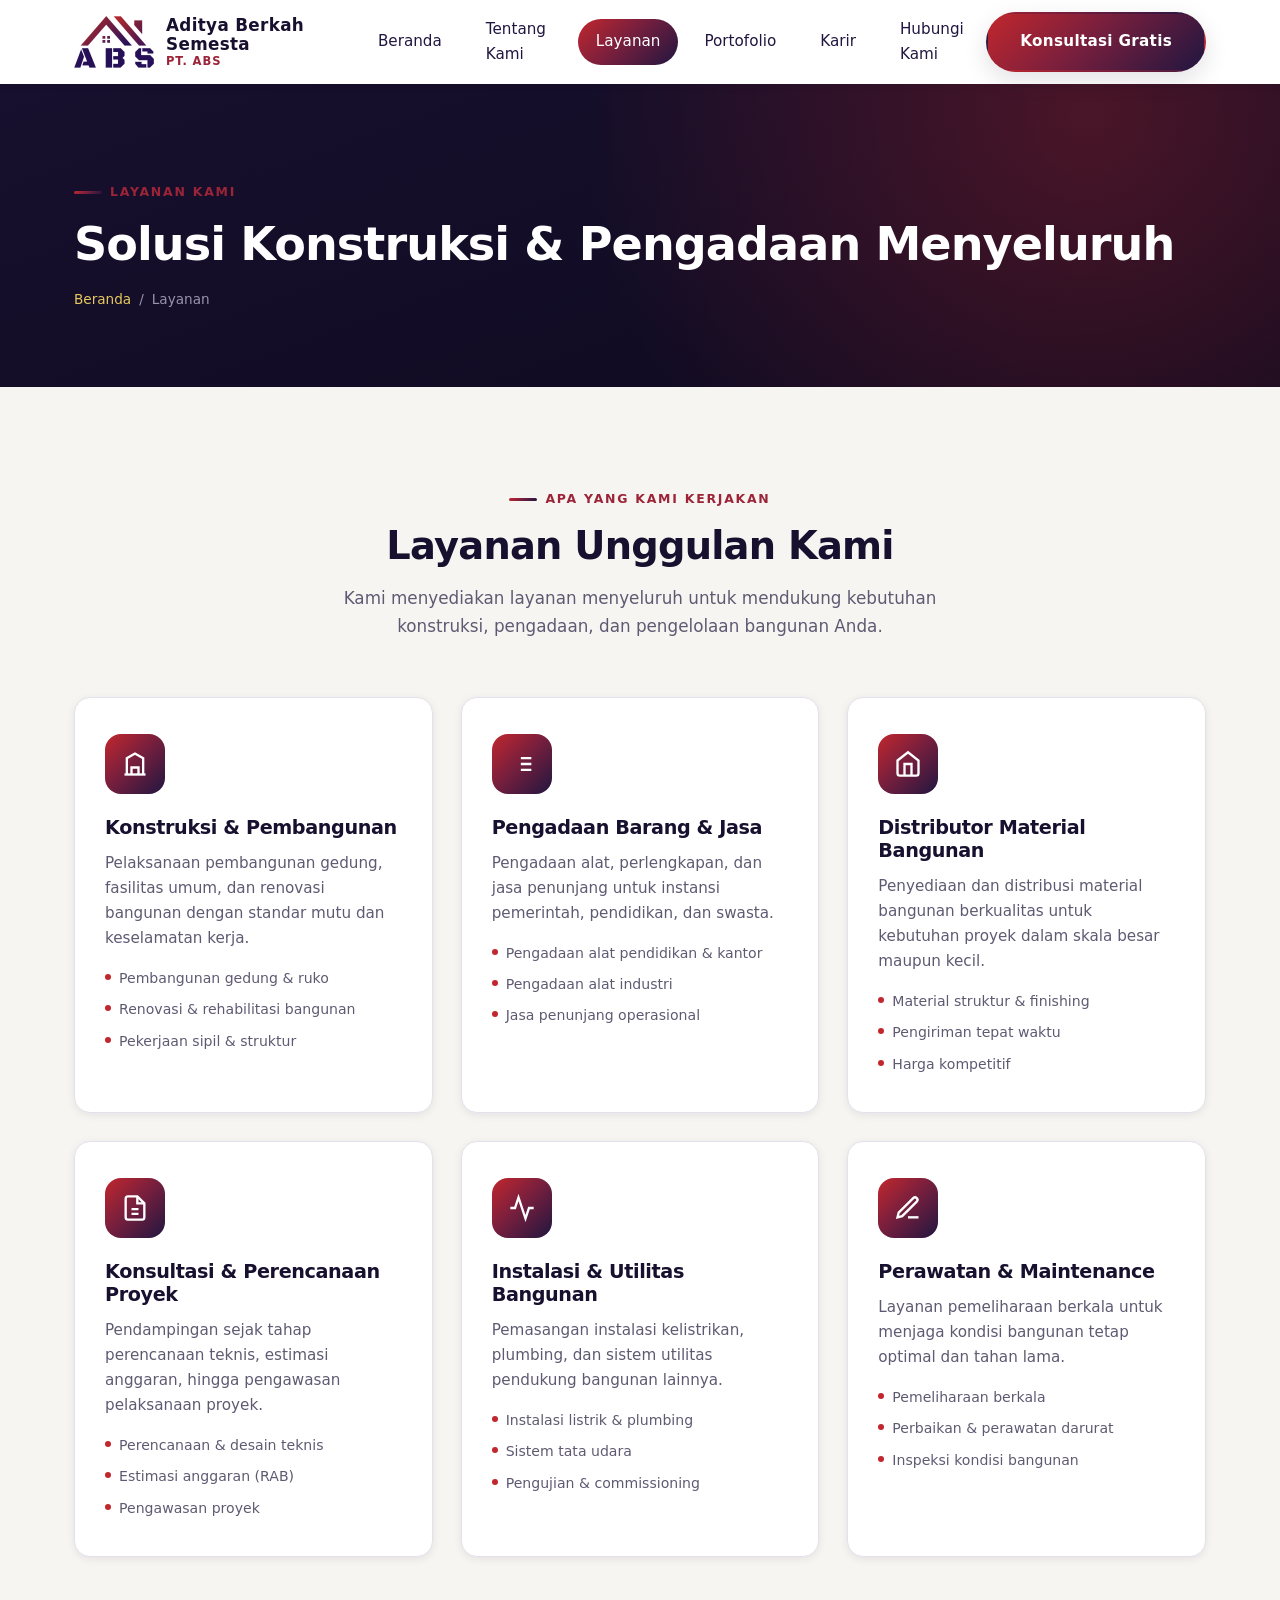
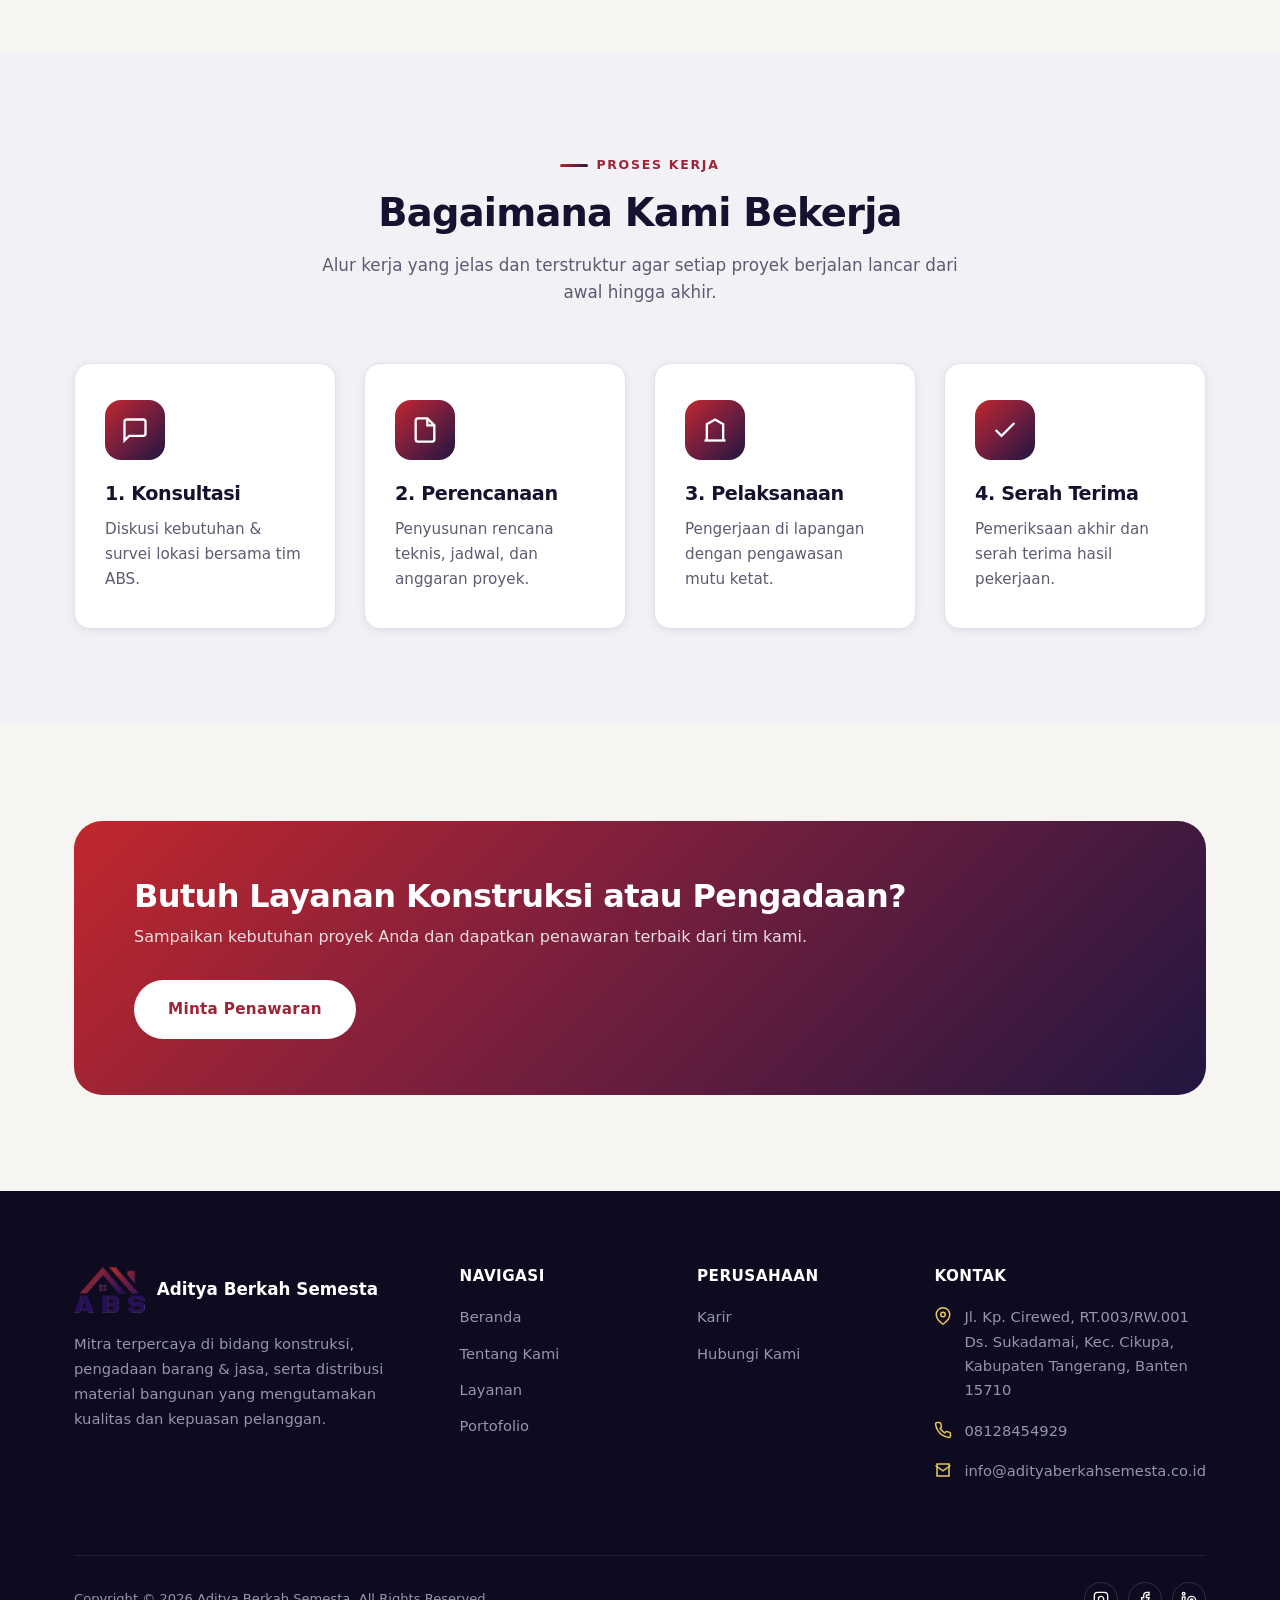
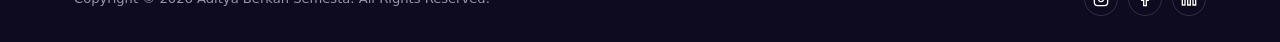
<file: layanan.html>
<!DOCTYPE html>
<html lang="id">
<head>
<meta charset="UTF-8" />
<meta name="viewport" content="width=device-width, initial-scale=1.0" />
<title>Layanan | Aditya Berkah Semesta (ABS)</title>
<meta name="description" content="Layanan konstruksi, pengadaan barang & jasa, dan distribusi material bangunan dari PT Aditya Berkah Semesta (ABS)." />
<link rel="icon" type="image/png" href="assets/images/logo-abs.png" />
<link rel="stylesheet" href="css/style.css" />
</head>
<body>

<header class="navbar">
  <div class="container">
    <a href="index.html" class="brand">
      <img src="assets/images/logo-abs.png" alt="Logo Aditya Berkah Semesta" />
      <div class="brand-text">
        <strong>Aditya Berkah Semesta</strong>
        <span>PT. ABS</span>
      </div>
    </a>
    <nav class="nav-links">
      <a href="index.html">Beranda</a>
      <a href="tentang-kami.html">Tentang Kami</a>
      <a href="layanan.html">Layanan</a>
      <a href="portofolio.html">Portofolio</a>
      <a href="karir.html">Karir</a>
      <a href="kontak.html">Hubungi Kami</a>
    </nav>
    <div class="nav-cta">
      <a href="kontak.html" class="btn btn-primary">Konsultasi Gratis</a>
      <button class="nav-toggle" aria-label="Buka menu">
        <span></span><span></span><span></span>
      </button>
    </div>
  </div>
</header>

<section class="page-hero">
  <div class="container">
    <div class="eyebrow anim-from-left">Layanan Kami</div>
    <h1 class="anim-from-right">Solusi Konstruksi &amp; Pengadaan Menyeluruh</h1>
    <div class="breadcrumb anim-from-left delay-2">
      <a href="index.html">Beranda</a>
      <span>/</span>
      <span>Layanan</span>
    </div>
  </div>
</section>

<section class="section">
  <div class="container">
    <div class="section-header center">
      <div class="eyebrow">Apa yang Kami Kerjakan</div>
      <h2>Layanan Unggulan Kami</h2>
      <p>Kami menyediakan layanan menyeluruh untuk mendukung kebutuhan konstruksi, pengadaan, dan pengelolaan bangunan Anda.</p>
    </div>
    <div class="grid grid-3">
      <div class="card reveal">
        <div class="card-icon"><svg viewBox="0 0 24 24" fill="none" stroke="currentColor" stroke-width="2"><path d="M3 21h18"/><path d="M5 21V7l7-4 7 4v14"/><path d="M9 21v-6h6v6"/></svg></div>
        <h3>Konstruksi &amp; Pembangunan</h3>
        <p>Pelaksanaan pembangunan gedung, fasilitas umum, dan renovasi bangunan dengan standar mutu dan keselamatan kerja.</p>
        <ul>
          <li>Pembangunan gedung &amp; ruko</li>
          <li>Renovasi &amp; rehabilitasi bangunan</li>
          <li>Pekerjaan sipil &amp; struktur</li>
        </ul>
      </div>
      <div class="card reveal">
        <div class="card-icon"><svg viewBox="0 0 24 24" fill="none" stroke="currentColor" stroke-width="2"><path d="M20 7h-9m9 5h-9m9 5h-9M4 7h.01M4 12h.01M4 17h.01"/></svg></div>
        <h3>Pengadaan Barang &amp; Jasa</h3>
        <p>Pengadaan alat, perlengkapan, dan jasa penunjang untuk instansi pemerintah, pendidikan, dan swasta.</p>
        <ul>
          <li>Pengadaan alat pendidikan &amp; kantor</li>
          <li>Pengadaan alat industri</li>
          <li>Jasa penunjang operasional</li>
        </ul>
      </div>
      <div class="card reveal">
        <div class="card-icon"><svg viewBox="0 0 24 24" fill="none" stroke="currentColor" stroke-width="2"><path d="M3 9l9-7 9 7v11a2 2 0 0 1-2 2H5a2 2 0 0 1-2-2z"/><path d="M9 22V12h6v10"/></svg></div>
        <h3>Distributor Material Bangunan</h3>
        <p>Penyediaan dan distribusi material bangunan berkualitas untuk kebutuhan proyek dalam skala besar maupun kecil.</p>
        <ul>
          <li>Material struktur &amp; finishing</li>
          <li>Pengiriman tepat waktu</li>
          <li>Harga kompetitif</li>
        </ul>
      </div>
      <div class="card reveal">
        <div class="card-icon"><svg viewBox="0 0 24 24" fill="none" stroke="currentColor" stroke-width="2"><path d="M14 2H6a2 2 0 0 0-2 2v16a2 2 0 0 0 2 2h12a2 2 0 0 0 2-2V8z"/><path d="M14 2v6h6"/><path d="M9 13h6M9 17h6"/></svg></div>
        <h3>Konsultasi &amp; Perencanaan Proyek</h3>
        <p>Pendampingan sejak tahap perencanaan teknis, estimasi anggaran, hingga pengawasan pelaksanaan proyek.</p>
        <ul>
          <li>Perencanaan &amp; desain teknis</li>
          <li>Estimasi anggaran (RAB)</li>
          <li>Pengawasan proyek</li>
        </ul>
      </div>
      <div class="card reveal">
        <div class="card-icon"><svg viewBox="0 0 24 24" fill="none" stroke="currentColor" stroke-width="2"><path d="M22 12h-4l-3 9L9 3l-3 9H2"/></svg></div>
        <h3>Instalasi &amp; Utilitas Bangunan</h3>
        <p>Pemasangan instalasi kelistrikan, plumbing, dan sistem utilitas pendukung bangunan lainnya.</p>
        <ul>
          <li>Instalasi listrik &amp; plumbing</li>
          <li>Sistem tata udara</li>
          <li>Pengujian &amp; commissioning</li>
        </ul>
      </div>
      <div class="card reveal">
        <div class="card-icon"><svg viewBox="0 0 24 24" fill="none" stroke="currentColor" stroke-width="2"><path d="M12 20h9"/><path d="M16.5 3.5a2.12 2.12 0 0 1 3 3L7 19l-4 1 1-4z"/></svg></div>
        <h3>Perawatan &amp; Maintenance</h3>
        <p>Layanan pemeliharaan berkala untuk menjaga kondisi bangunan tetap optimal dan tahan lama.</p>
        <ul>
          <li>Pemeliharaan berkala</li>
          <li>Perbaikan &amp; perawatan darurat</li>
          <li>Inspeksi kondisi bangunan</li>
        </ul>
      </div>
    </div>
  </div>
</section>

<section class="section section-alt">
  <div class="container">
    <div class="section-header center">
      <div class="eyebrow">Proses Kerja</div>
      <h2>Bagaimana Kami Bekerja</h2>
      <p>Alur kerja yang jelas dan terstruktur agar setiap proyek berjalan lancar dari awal hingga akhir.</p>
    </div>
    <div class="grid grid-4">
      <div class="card reveal">
        <div class="card-icon"><svg viewBox="0 0 24 24" fill="none" stroke="currentColor" stroke-width="2"><path d="M21 15a2 2 0 0 1-2 2H7l-4 4V5a2 2 0 0 1 2-2h14a2 2 0 0 1 2 2z"/></svg></div>
        <h3>1. Konsultasi</h3>
        <p>Diskusi kebutuhan &amp; survei lokasi bersama tim ABS.</p>
      </div>
      <div class="card reveal">
        <div class="card-icon"><svg viewBox="0 0 24 24" fill="none" stroke="currentColor" stroke-width="2"><path d="M14 2H6a2 2 0 0 0-2 2v16a2 2 0 0 0 2 2h12a2 2 0 0 0 2-2V8z"/><path d="M14 2v6h6"/></svg></div>
        <h3>2. Perencanaan</h3>
        <p>Penyusunan rencana teknis, jadwal, dan anggaran proyek.</p>
      </div>
      <div class="card reveal">
        <div class="card-icon"><svg viewBox="0 0 24 24" fill="none" stroke="currentColor" stroke-width="2"><path d="M3 21h18"/><path d="M5 21V7l7-4 7 4v14"/></svg></div>
        <h3>3. Pelaksanaan</h3>
        <p>Pengerjaan di lapangan dengan pengawasan mutu ketat.</p>
      </div>
      <div class="card reveal">
        <div class="card-icon"><svg viewBox="0 0 24 24" fill="none" stroke="currentColor" stroke-width="2"><polyline points="20 6 9 17 4 12"/></svg></div>
        <h3>4. Serah Terima</h3>
        <p>Pemeriksaan akhir dan serah terima hasil pekerjaan.</p>
      </div>
    </div>
  </div>
</section>

<section class="section">
  <div class="container">
    <div class="cta-band reveal">
      <div>
        <h2>Butuh Layanan Konstruksi atau Pengadaan?</h2>
        <p>Sampaikan kebutuhan proyek Anda dan dapatkan penawaran terbaik dari tim kami.</p>
      </div>
      <div class="cta-band-actions">
        <a href="kontak.html" class="btn" style="background:var(--white); color:var(--red-600);">Minta Penawaran</a>
      </div>
    </div>
  </div>
</section>

<footer class="footer">
  <div class="container">
    <div class="footer-grid">
      <div>
        <div class="footer-brand">
          <img src="assets/images/logo-abs.png" alt="Logo ABS" />
          <strong>Aditya Berkah Semesta</strong>
        </div>
        <p>Mitra terpercaya di bidang konstruksi, pengadaan barang &amp; jasa, serta distribusi material bangunan yang mengutamakan kualitas dan kepuasan pelanggan.</p>
      </div>
      <div>
        <h4>Navigasi</h4>
        <div class="footer-links">
          <a href="index.html">Beranda</a>
          <a href="tentang-kami.html">Tentang Kami</a>
          <a href="layanan.html">Layanan</a>
          <a href="portofolio.html">Portofolio</a>
        </div>
      </div>
      <div>
        <h4>Perusahaan</h4>
        <div class="footer-links">
          <a href="karir.html">Karir</a>
          <a href="kontak.html">Hubungi Kami</a>
        </div>
      </div>
      <div>
        <h4>Kontak</h4>
        <ul class="footer-contact">
          <li><svg viewBox="0 0 24 24" fill="none" stroke="currentColor" stroke-width="2"><path d="M21 10c0 7-9 13-9 13s-9-6-9-13a9 9 0 0 1 18 0z"/><circle cx="12" cy="10" r="3"/></svg><span>Jl. Kp. Cirewed, RT.003/RW.001 Ds. Sukadamai, Kec. Cikupa, Kabupaten Tangerang, Banten 15710</span></li>
          <li><svg viewBox="0 0 24 24" fill="none" stroke="currentColor" stroke-width="2"><path d="M22 16.92v3a2 2 0 0 1-2.18 2 19.79 19.79 0 0 1-8.63-3.07 19.5 19.5 0 0 1-6-6 19.79 19.79 0 0 1-3.07-8.67A2 2 0 0 1 4.11 2h3a2 2 0 0 1 2 1.72c.127.96.361 1.903.7 2.81a2 2 0 0 1-.45 2.11L8.09 9.91a16 16 0 0 0 6 6l1.27-1.27a2 2 0 0 1 2.11-.45c.907.339 1.85.573 2.81.7A2 2 0 0 1 22 16.92z"/></svg><span>08128454929</span></li>
          <li><svg viewBox="0 0 24 24" fill="none" stroke="currentColor" stroke-width="2"><path d="M4 4h16v16H4z"/><path d="m22 6-10 7L2 6"/></svg><span>info@adityaberkahsemesta.co.id</span></li>
        </ul>
      </div>
    </div>
    <div class="footer-bottom">
      <span>Copyright &copy; 2026 Aditya Berkah Semesta. All Rights Reserved.</span>
      <div class="footer-bottom-social">
        <a href="#" aria-label="Instagram"><svg viewBox="0 0 24 24" fill="none" stroke="currentColor" stroke-width="2"><rect x="2" y="2" width="20" height="20" rx="5"/><path d="M16 11.37A4 4 0 1 1 12.63 8 4 4 0 0 1 16 11.37z"/><line x1="17.5" y1="6.5" x2="17.51" y2="6.5"/></svg></a>
        <a href="#" aria-label="Facebook"><svg viewBox="0 0 24 24" fill="none" stroke="currentColor" stroke-width="2"><path d="M18 2h-3a5 5 0 0 0-5 5v3H7v4h3v8h4v-8h3l1-4h-4V7a1 1 0 0 1 1-1h3z"/></svg></a>
        <a href="#" aria-label="LinkedIn"><svg viewBox="0 0 24 24" fill="none" stroke="currentColor" stroke-width="2"><path d="M16 8a6 6 0 0 1 6 6v7h-4v-7a2 2 0 0 0-2-2 2 2 0 0 0-2 2v7h-4v-7a6 6 0 0 1 6-6z"/><rect x="2" y="9" width="4" height="12"/><circle cx="4" cy="4" r="2"/></svg></a>
      </div>
    </div>
  </div>
</footer>

<script src="js/script.js"></script>
</body>
</html>
</file>
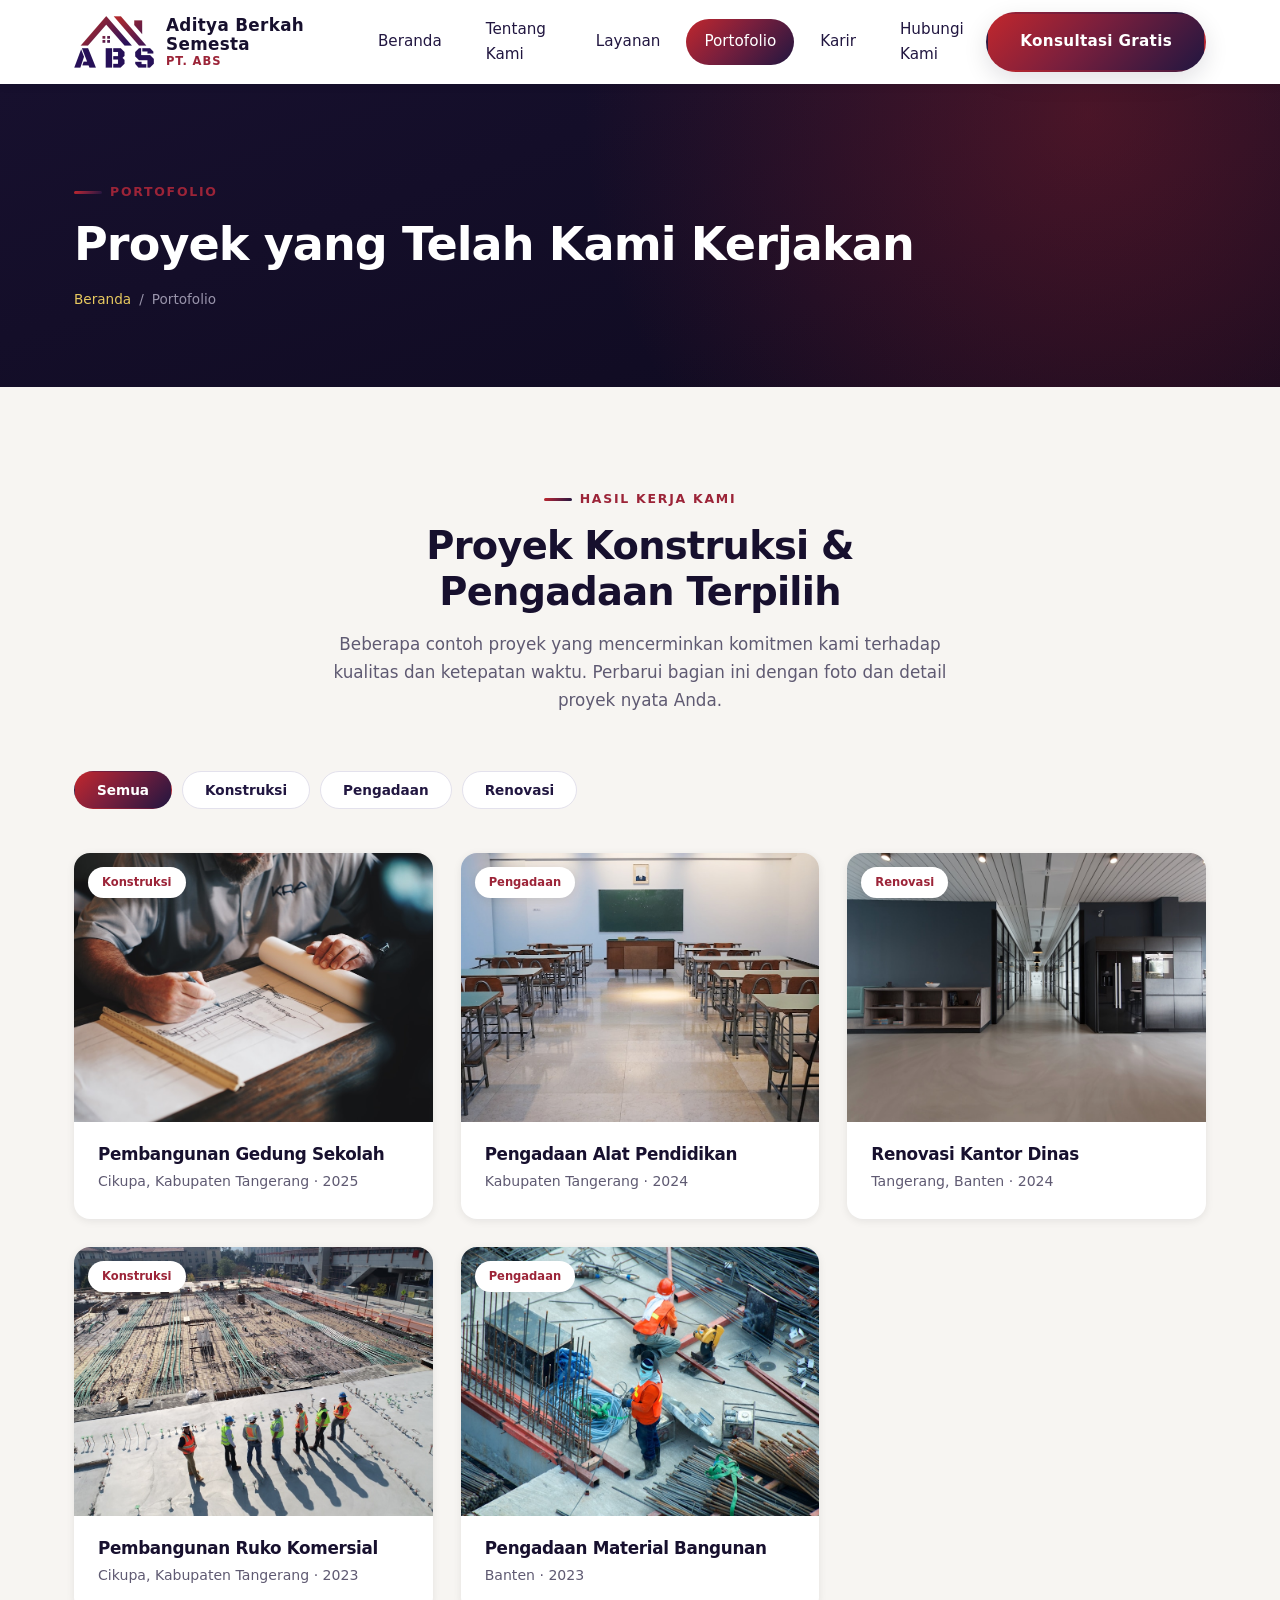
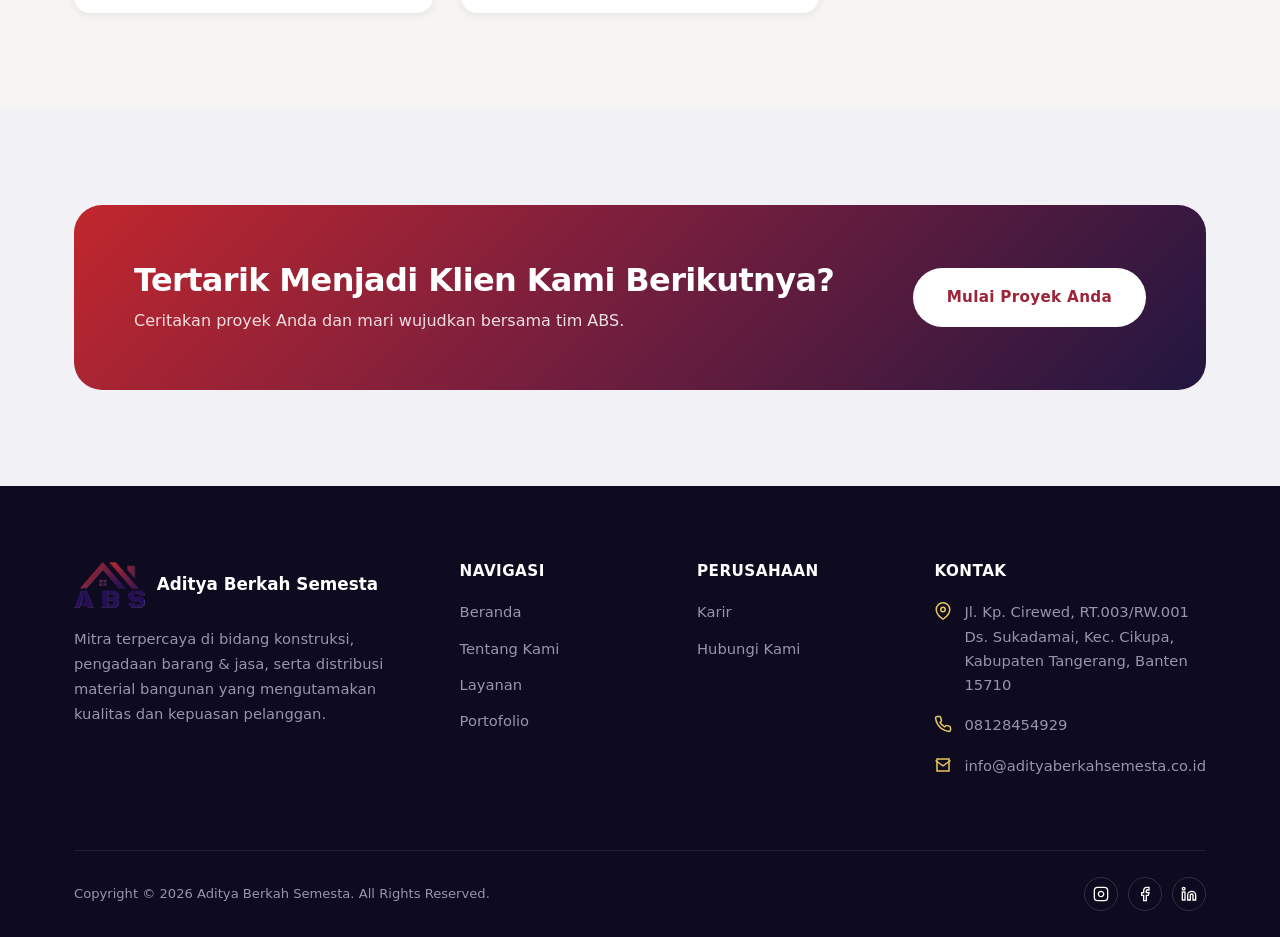
<file: portofolio.html>
<!DOCTYPE html>
<html lang="id">
<head>
<meta charset="UTF-8" />
<meta name="viewport" content="width=device-width, initial-scale=1.0" />
<title>Portofolio | Aditya Berkah Semesta (ABS)</title>
<meta name="description" content="Portofolio proyek konstruksi dan pengadaan yang telah diselesaikan oleh PT Aditya Berkah Semesta (ABS)." />
<link rel="icon" type="image/png" href="assets/images/logo-abs.png" />
<link rel="stylesheet" href="css/style.css" />
</head>
<body>

<header class="navbar">
  <div class="container">
    <a href="index.html" class="brand">
      <img src="assets/images/logo-abs.png" alt="Logo Aditya Berkah Semesta" />
      <div class="brand-text">
        <strong>Aditya Berkah Semesta</strong>
        <span>PT. ABS</span>
      </div>
    </a>
    <nav class="nav-links">
      <a href="index.html">Beranda</a>
      <a href="tentang-kami.html">Tentang Kami</a>
      <a href="layanan.html">Layanan</a>
      <a href="portofolio.html">Portofolio</a>
      <a href="karir.html">Karir</a>
      <a href="kontak.html">Hubungi Kami</a>
    </nav>
    <div class="nav-cta">
      <a href="kontak.html" class="btn btn-primary">Konsultasi Gratis</a>
      <button class="nav-toggle" aria-label="Buka menu">
        <span></span><span></span><span></span>
      </button>
    </div>
  </div>
</header>

<section class="page-hero">
  <div class="container">
    <div class="eyebrow anim-from-left">Portofolio</div>
    <h1 class="anim-from-right">Proyek yang Telah Kami Kerjakan</h1>
    <div class="breadcrumb anim-from-left delay-2">
      <a href="index.html">Beranda</a>
      <span>/</span>
      <span>Portofolio</span>
    </div>
  </div>
</section>

<section class="section">
  <div class="container">
    <div class="section-header center">
      <div class="eyebrow">Hasil Kerja Kami</div>
      <h2>Proyek Konstruksi &amp; Pengadaan Terpilih</h2>
      <p>Beberapa contoh proyek yang mencerminkan komitmen kami terhadap kualitas dan ketepatan waktu. Perbarui bagian ini dengan foto dan detail proyek nyata Anda.</p>
    </div>

    <div class="filter-bar">
      <button class="filter-btn active" data-filter="all">Semua</button>
      <button class="filter-btn" data-filter="konstruksi">Konstruksi</button>
      <button class="filter-btn" data-filter="pengadaan">Pengadaan</button>
      <button class="filter-btn" data-filter="renovasi">Renovasi</button>
    </div>

    <div class="grid grid-3">
      <div class="portfolio-item reveal" data-category="konstruksi">
        <div class="portfolio-thumb">
          <img src="assets/images/portfolio/gedung-sekolah.jpg" alt="Pembangunan Gedung Sekolah" />
          <span class="portfolio-tag">Konstruksi</span>
        </div>
        <div class="portfolio-body">
          <h3>Pembangunan Gedung Sekolah</h3>
          <p>Cikupa, Kabupaten Tangerang &middot; 2025</p>
        </div>
      </div>
      <div class="portfolio-item reveal" data-category="pengadaan">
        <div class="portfolio-thumb">
          <img src="assets/images/portfolio/alat-pendidikan.jpg" alt="Pengadaan Alat Pendidikan" />
          <span class="portfolio-tag">Pengadaan</span>
        </div>
        <div class="portfolio-body">
          <h3>Pengadaan Alat Pendidikan</h3>
          <p>Kabupaten Tangerang &middot; 2024</p>
        </div>
      </div>
      <div class="portfolio-item reveal" data-category="renovasi">
        <div class="portfolio-thumb">
          <img src="assets/images/portfolio/renovasi-kantor.jpg" alt="Renovasi Kantor Dinas" />
          <span class="portfolio-tag">Renovasi</span>
        </div>
        <div class="portfolio-body">
          <h3>Renovasi Kantor Dinas</h3>
          <p>Tangerang, Banten &middot; 2024</p>
        </div>
      </div>
      <div class="portfolio-item reveal" data-category="konstruksi">
        <div class="portfolio-thumb">
          <img src="assets/images/portfolio/ruko-komersial.jpg" alt="Pembangunan Ruko Komersial" />
          <span class="portfolio-tag">Konstruksi</span>
        </div>
        <div class="portfolio-body">
          <h3>Pembangunan Ruko Komersial</h3>
          <p>Cikupa, Kabupaten Tangerang &middot; 2023</p>
        </div>
      </div>
      <div class="portfolio-item reveal" data-category="pengadaan">
        <div class="portfolio-thumb">
          <img src="assets/images/portfolio/material-bangunan.jpg" alt="Pengadaan Material Bangunan" />
          <span class="portfolio-tag">Pengadaan</span>
        </div>
        <div class="portfolio-body">
          <h3>Pengadaan Material Bangunan</h3>
          <p>Banten &middot; 2023</p>
        </div>
      </div>
    </div>
  </div>
</section>

<section class="section section-alt">
  <div class="container">
    <div class="cta-band reveal">
      <div>
        <h2>Tertarik Menjadi Klien Kami Berikutnya?</h2>
        <p>Ceritakan proyek Anda dan mari wujudkan bersama tim ABS.</p>
      </div>
      <div class="cta-band-actions">
        <a href="kontak.html" class="btn" style="background:var(--white); color:var(--red-600);">Mulai Proyek Anda</a>
      </div>
    </div>
  </div>
</section>

<footer class="footer">
  <div class="container">
    <div class="footer-grid">
      <div>
        <div class="footer-brand">
          <img src="assets/images/logo-abs.png" alt="Logo ABS" />
          <strong>Aditya Berkah Semesta</strong>
        </div>
        <p>Mitra terpercaya di bidang konstruksi, pengadaan barang &amp; jasa, serta distribusi material bangunan yang mengutamakan kualitas dan kepuasan pelanggan.</p>
      </div>
      <div>
        <h4>Navigasi</h4>
        <div class="footer-links">
          <a href="index.html">Beranda</a>
          <a href="tentang-kami.html">Tentang Kami</a>
          <a href="layanan.html">Layanan</a>
          <a href="portofolio.html">Portofolio</a>
        </div>
      </div>
      <div>
        <h4>Perusahaan</h4>
        <div class="footer-links">
          <a href="karir.html">Karir</a>
          <a href="kontak.html">Hubungi Kami</a>
        </div>
      </div>
      <div>
        <h4>Kontak</h4>
        <ul class="footer-contact">
          <li><svg viewBox="0 0 24 24" fill="none" stroke="currentColor" stroke-width="2"><path d="M21 10c0 7-9 13-9 13s-9-6-9-13a9 9 0 0 1 18 0z"/><circle cx="12" cy="10" r="3"/></svg><span>Jl. Kp. Cirewed, RT.003/RW.001 Ds. Sukadamai, Kec. Cikupa, Kabupaten Tangerang, Banten 15710</span></li>
          <li><svg viewBox="0 0 24 24" fill="none" stroke="currentColor" stroke-width="2"><path d="M22 16.92v3a2 2 0 0 1-2.18 2 19.79 19.79 0 0 1-8.63-3.07 19.5 19.5 0 0 1-6-6 19.79 19.79 0 0 1-3.07-8.67A2 2 0 0 1 4.11 2h3a2 2 0 0 1 2 1.72c.127.96.361 1.903.7 2.81a2 2 0 0 1-.45 2.11L8.09 9.91a16 16 0 0 0 6 6l1.27-1.27a2 2 0 0 1 2.11-.45c.907.339 1.85.573 2.81.7A2 2 0 0 1 22 16.92z"/></svg><span>08128454929</span></li>
          <li><svg viewBox="0 0 24 24" fill="none" stroke="currentColor" stroke-width="2"><path d="M4 4h16v16H4z"/><path d="m22 6-10 7L2 6"/></svg><span>info@adityaberkahsemesta.co.id</span></li>
        </ul>
      </div>
    </div>
    <div class="footer-bottom">
      <span>Copyright &copy; 2026 Aditya Berkah Semesta. All Rights Reserved.</span>
      <div class="footer-bottom-social">
        <a href="#" aria-label="Instagram"><svg viewBox="0 0 24 24" fill="none" stroke="currentColor" stroke-width="2"><rect x="2" y="2" width="20" height="20" rx="5"/><path d="M16 11.37A4 4 0 1 1 12.63 8 4 4 0 0 1 16 11.37z"/><line x1="17.5" y1="6.5" x2="17.51" y2="6.5"/></svg></a>
        <a href="#" aria-label="Facebook"><svg viewBox="0 0 24 24" fill="none" stroke="currentColor" stroke-width="2"><path d="M18 2h-3a5 5 0 0 0-5 5v3H7v4h3v8h4v-8h3l1-4h-4V7a1 1 0 0 1 1-1h3z"/></svg></a>
        <a href="#" aria-label="LinkedIn"><svg viewBox="0 0 24 24" fill="none" stroke="currentColor" stroke-width="2"><path d="M16 8a6 6 0 0 1 6 6v7h-4v-7a2 2 0 0 0-2-2 2 2 0 0 0-2 2v7h-4v-7a6 6 0 0 1 6-6z"/><rect x="2" y="9" width="4" height="12"/><circle cx="4" cy="4" r="2"/></svg></a>
      </div>
    </div>
  </div>
</footer>

<script src="js/script.js"></script>
</body>
</html>
</file>
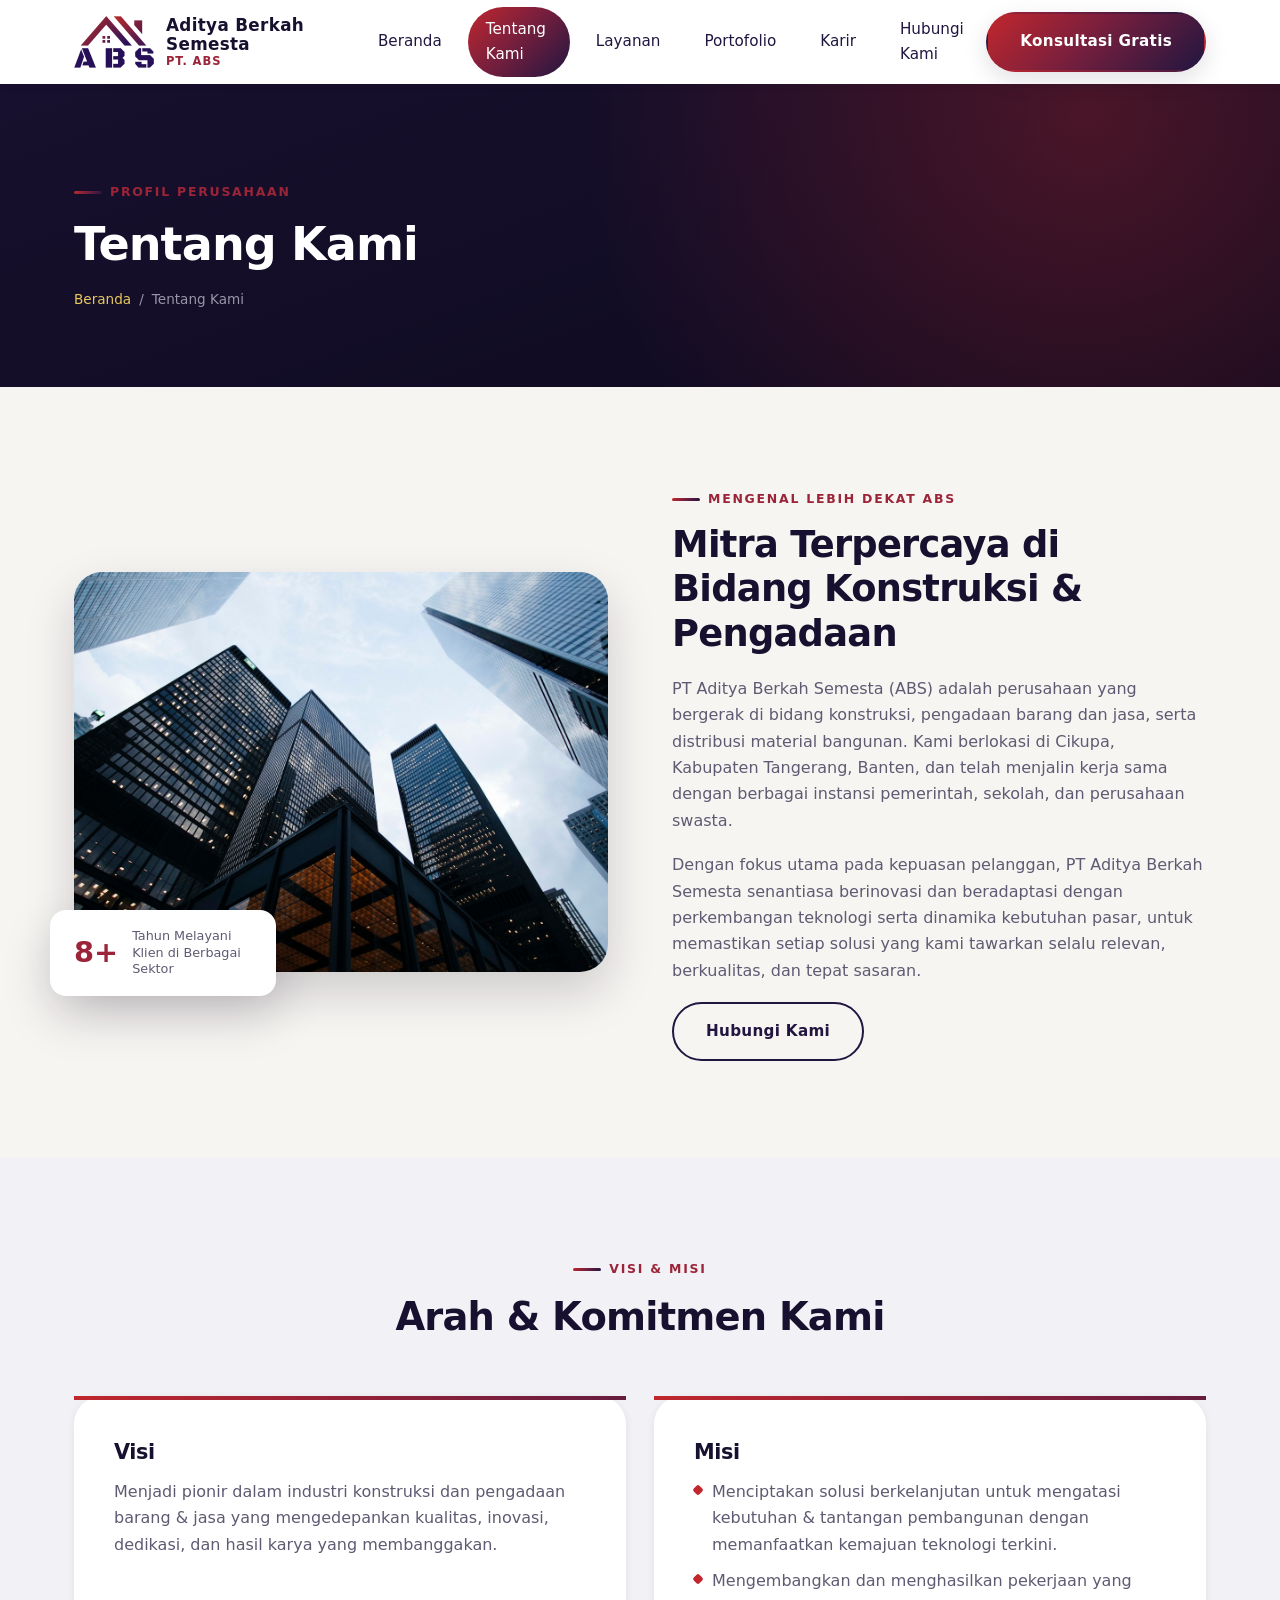
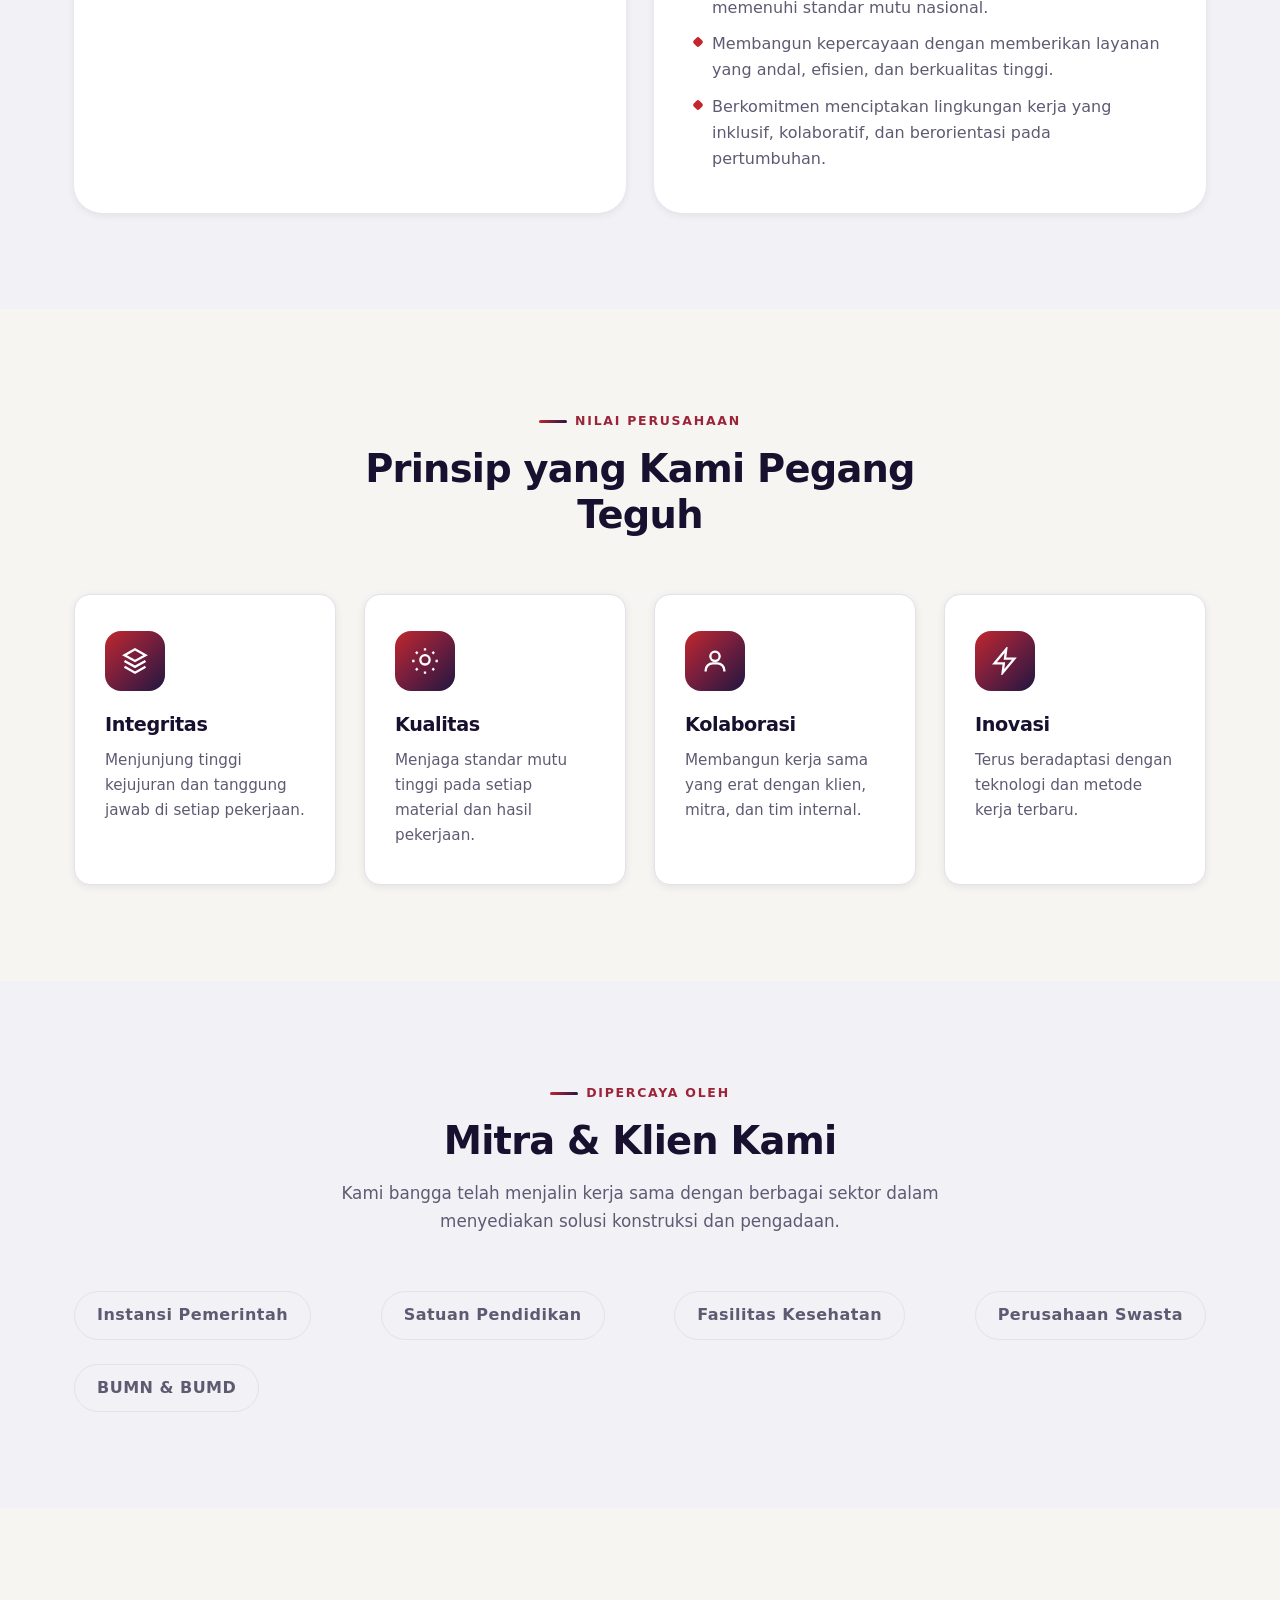
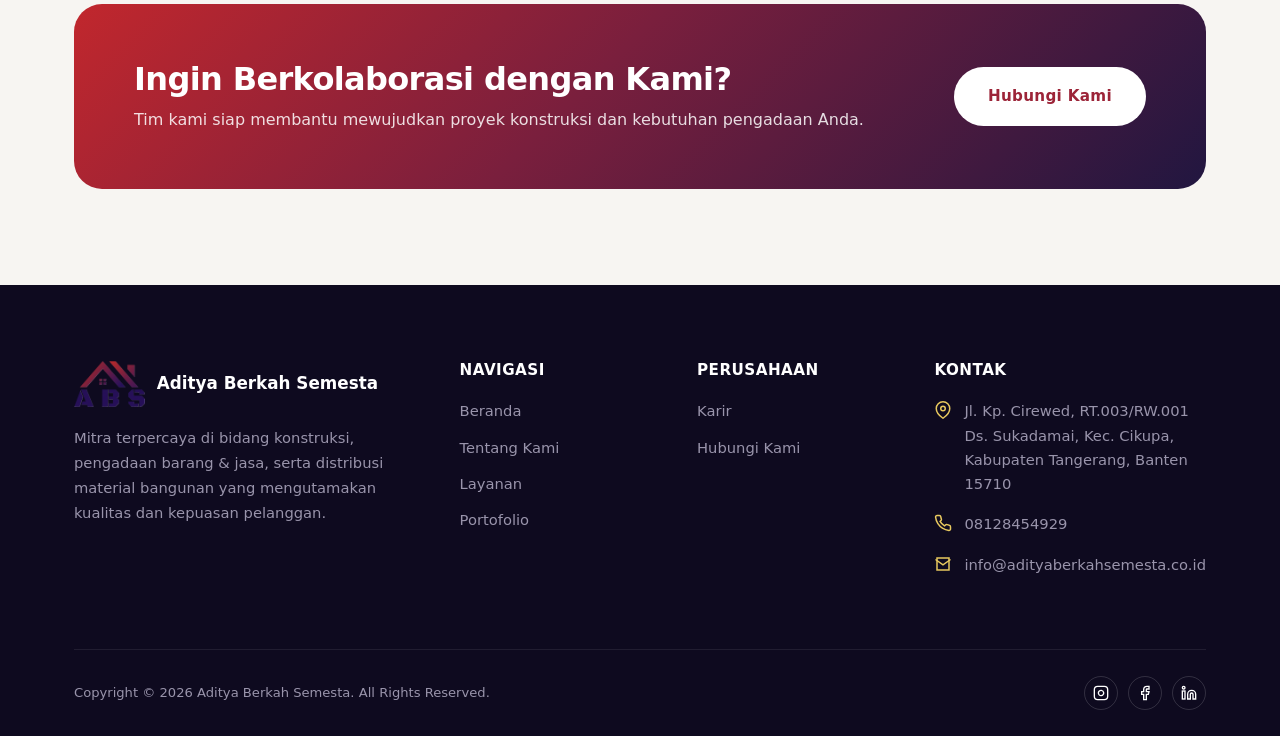
<file: tentang-kami.html>
<!DOCTYPE html>
<html lang="id">
<head>
<meta charset="UTF-8" />
<meta name="viewport" content="width=device-width, initial-scale=1.0" />
<title>Tentang Kami | Aditya Berkah Semesta (ABS)</title>
<meta name="description" content="Mengenal lebih dekat PT Aditya Berkah Semesta (ABS) — visi, misi, dan komitmen kami di bidang konstruksi dan pengadaan." />
<link rel="icon" type="image/png" href="assets/images/logo-abs.png" />
<link rel="stylesheet" href="css/style.css" />
</head>
<body>

<header class="navbar">
  <div class="container">
    <a href="index.html" class="brand">
      <img src="assets/images/logo-abs.png" alt="Logo Aditya Berkah Semesta" />
      <div class="brand-text">
        <strong>Aditya Berkah Semesta</strong>
        <span>PT. ABS</span>
      </div>
    </a>
    <nav class="nav-links">
      <a href="index.html">Beranda</a>
      <a href="tentang-kami.html">Tentang Kami</a>
      <a href="layanan.html">Layanan</a>
      <a href="portofolio.html">Portofolio</a>
      <a href="karir.html">Karir</a>
      <a href="kontak.html">Hubungi Kami</a>
    </nav>
    <div class="nav-cta">
      <a href="kontak.html" class="btn btn-primary">Konsultasi Gratis</a>
      <button class="nav-toggle" aria-label="Buka menu">
        <span></span><span></span><span></span>
      </button>
    </div>
  </div>
</header>

<section class="page-hero">
  <div class="container">
    <div class="eyebrow anim-from-left">Profil Perusahaan</div>
    <h1 class="anim-from-right">Tentang Kami</h1>
    <div class="breadcrumb anim-from-left delay-2">
      <a href="index.html">Beranda</a>
      <span>/</span>
      <span>Tentang Kami</span>
    </div>
  </div>
</section>

<section class="section">
  <div class="container">
    <div class="split">
      <div class="split-media reveal">
        <img src="assets/images/sections/about.jpg" alt="Profil Aditya Berkah Semesta" />
        <div class="split-media-badge">
          <span class="num">8+</span>
          <span class="label">Tahun Melayani Klien di Berbagai Sektor</span>
        </div>
      </div>
      <div class="split-body reveal">
        <div class="eyebrow">Mengenal Lebih Dekat ABS</div>
        <h2>Mitra Terpercaya di Bidang Konstruksi &amp; Pengadaan</h2>
        <p>PT Aditya Berkah Semesta (ABS) adalah perusahaan yang bergerak di bidang konstruksi, pengadaan barang dan jasa, serta distribusi material bangunan. Kami berlokasi di Cikupa, Kabupaten Tangerang, Banten, dan telah menjalin kerja sama dengan berbagai instansi pemerintah, sekolah, dan perusahaan swasta.</p>
        <p>Dengan fokus utama pada kepuasan pelanggan, PT Aditya Berkah Semesta senantiasa berinovasi dan beradaptasi dengan perkembangan teknologi serta dinamika kebutuhan pasar, untuk memastikan setiap solusi yang kami tawarkan selalu relevan, berkualitas, dan tepat sasaran.</p>
        <a href="kontak.html" class="btn btn-ghost">Hubungi Kami</a>
      </div>
    </div>
  </div>
</section>

<section class="section section-alt">
  <div class="container">
    <div class="section-header center">
      <div class="eyebrow">Visi &amp; Misi</div>
      <h2>Arah &amp; Komitmen Kami</h2>
    </div>
    <div class="vm-grid">
      <div class="vm-card reveal">
        <h3>Visi</h3>
        <p>Menjadi pionir dalam industri konstruksi dan pengadaan barang &amp; jasa yang mengedepankan kualitas, inovasi, dedikasi, dan hasil karya yang membanggakan.</p>
      </div>
      <div class="vm-card reveal">
        <h3>Misi</h3>
        <ul>
          <li>Menciptakan solusi berkelanjutan untuk mengatasi kebutuhan &amp; tantangan pembangunan dengan memanfaatkan kemajuan teknologi terkini.</li>
          <li>Mengembangkan dan menghasilkan pekerjaan yang memenuhi standar mutu nasional.</li>
          <li>Membangun kepercayaan dengan memberikan layanan yang andal, efisien, dan berkualitas tinggi.</li>
          <li>Berkomitmen menciptakan lingkungan kerja yang inklusif, kolaboratif, dan berorientasi pada pertumbuhan.</li>
        </ul>
      </div>
    </div>
  </div>
</section>

<section class="section">
  <div class="container">
    <div class="section-header center">
      <div class="eyebrow">Nilai Perusahaan</div>
      <h2>Prinsip yang Kami Pegang Teguh</h2>
    </div>
    <div class="grid grid-4">
      <div class="card reveal">
        <div class="card-icon"><svg viewBox="0 0 24 24" fill="none" stroke="currentColor" stroke-width="2"><path d="M12 2 3 7l9 5 9-5-9-5z"/><path d="m3 12 9 5 9-5"/><path d="m3 17 9 5 9-5"/></svg></div>
        <h3>Integritas</h3>
        <p>Menjunjung tinggi kejujuran dan tanggung jawab di setiap pekerjaan.</p>
      </div>
      <div class="card reveal">
        <div class="card-icon"><svg viewBox="0 0 24 24" fill="none" stroke="currentColor" stroke-width="2"><path d="M12 15a4 4 0 1 0 0-8 4 4 0 0 0 0 8z"/><path d="M12 1v2M12 21v2M4.22 4.22l1.42 1.42M18.36 18.36l1.42 1.42M1 12h2M21 12h2M4.22 19.78l1.42-1.42M18.36 5.64l1.42-1.42"/></svg></div>
        <h3>Kualitas</h3>
        <p>Menjaga standar mutu tinggi pada setiap material dan hasil pekerjaan.</p>
      </div>
      <div class="card reveal">
        <div class="card-icon"><svg viewBox="0 0 24 24" fill="none" stroke="currentColor" stroke-width="2"><circle cx="12" cy="8" r="4"/><path d="M4 21v-1a6 6 0 0 1 6-6h4a6 6 0 0 1 6 6v1"/></svg></div>
        <h3>Kolaborasi</h3>
        <p>Membangun kerja sama yang erat dengan klien, mitra, dan tim internal.</p>
      </div>
      <div class="card reveal">
        <div class="card-icon"><svg viewBox="0 0 24 24" fill="none" stroke="currentColor" stroke-width="2"><path d="M13 2 3 14h8l-1 8 10-12h-8l1-8z"/></svg></div>
        <h3>Inovasi</h3>
        <p>Terus beradaptasi dengan teknologi dan metode kerja terbaru.</p>
      </div>
    </div>
  </div>
</section>

<section class="section section-alt">
  <div class="container">
    <div class="section-header center">
      <div class="eyebrow">Dipercaya Oleh</div>
      <h2>Mitra &amp; Klien Kami</h2>
      <p>Kami bangga telah menjalin kerja sama dengan berbagai sektor dalam menyediakan solusi konstruksi dan pengadaan.</p>
    </div>
    <div class="partners-row">
      <span>Instansi Pemerintah</span>
      <span>Satuan Pendidikan</span>
      <span>Fasilitas Kesehatan</span>
      <span>Perusahaan Swasta</span>
      <span>BUMN &amp; BUMD</span>
    </div>
  </div>
</section>

<section class="section">
  <div class="container">
    <div class="cta-band reveal">
      <div>
        <h2>Ingin Berkolaborasi dengan Kami?</h2>
        <p>Tim kami siap membantu mewujudkan proyek konstruksi dan kebutuhan pengadaan Anda.</p>
      </div>
      <div class="cta-band-actions">
        <a href="kontak.html" class="btn" style="background:var(--white); color:var(--red-600);">Hubungi Kami</a>
      </div>
    </div>
  </div>
</section>

<footer class="footer">
  <div class="container">
    <div class="footer-grid">
      <div>
        <div class="footer-brand">
          <img src="assets/images/logo-abs.png" alt="Logo ABS" />
          <strong>Aditya Berkah Semesta</strong>
        </div>
        <p>Mitra terpercaya di bidang konstruksi, pengadaan barang &amp; jasa, serta distribusi material bangunan yang mengutamakan kualitas dan kepuasan pelanggan.</p>
      </div>
      <div>
        <h4>Navigasi</h4>
        <div class="footer-links">
          <a href="index.html">Beranda</a>
          <a href="tentang-kami.html">Tentang Kami</a>
          <a href="layanan.html">Layanan</a>
          <a href="portofolio.html">Portofolio</a>
        </div>
      </div>
      <div>
        <h4>Perusahaan</h4>
        <div class="footer-links">
          <a href="karir.html">Karir</a>
          <a href="kontak.html">Hubungi Kami</a>
        </div>
      </div>
      <div>
        <h4>Kontak</h4>
        <ul class="footer-contact">
          <li><svg viewBox="0 0 24 24" fill="none" stroke="currentColor" stroke-width="2"><path d="M21 10c0 7-9 13-9 13s-9-6-9-13a9 9 0 0 1 18 0z"/><circle cx="12" cy="10" r="3"/></svg><span>Jl. Kp. Cirewed, RT.003/RW.001 Ds. Sukadamai, Kec. Cikupa, Kabupaten Tangerang, Banten 15710</span></li>
          <li><svg viewBox="0 0 24 24" fill="none" stroke="currentColor" stroke-width="2"><path d="M22 16.92v3a2 2 0 0 1-2.18 2 19.79 19.79 0 0 1-8.63-3.07 19.5 19.5 0 0 1-6-6 19.79 19.79 0 0 1-3.07-8.67A2 2 0 0 1 4.11 2h3a2 2 0 0 1 2 1.72c.127.96.361 1.903.7 2.81a2 2 0 0 1-.45 2.11L8.09 9.91a16 16 0 0 0 6 6l1.27-1.27a2 2 0 0 1 2.11-.45c.907.339 1.85.573 2.81.7A2 2 0 0 1 22 16.92z"/></svg><span>08128454929</span></li>
          <li><svg viewBox="0 0 24 24" fill="none" stroke="currentColor" stroke-width="2"><path d="M4 4h16v16H4z"/><path d="m22 6-10 7L2 6"/></svg><span>info@adityaberkahsemesta.co.id</span></li>
        </ul>
      </div>
    </div>
    <div class="footer-bottom">
      <span>Copyright &copy; 2026 Aditya Berkah Semesta. All Rights Reserved.</span>
      <div class="footer-bottom-social">
        <a href="#" aria-label="Instagram"><svg viewBox="0 0 24 24" fill="none" stroke="currentColor" stroke-width="2"><rect x="2" y="2" width="20" height="20" rx="5"/><path d="M16 11.37A4 4 0 1 1 12.63 8 4 4 0 0 1 16 11.37z"/><line x1="17.5" y1="6.5" x2="17.51" y2="6.5"/></svg></a>
        <a href="#" aria-label="Facebook"><svg viewBox="0 0 24 24" fill="none" stroke="currentColor" stroke-width="2"><path d="M18 2h-3a5 5 0 0 0-5 5v3H7v4h3v8h4v-8h3l1-4h-4V7a1 1 0 0 1 1-1h3z"/></svg></a>
        <a href="#" aria-label="LinkedIn"><svg viewBox="0 0 24 24" fill="none" stroke="currentColor" stroke-width="2"><path d="M16 8a6 6 0 0 1 6 6v7h-4v-7a2 2 0 0 0-2-2 2 2 0 0 0-2 2v7h-4v-7a6 6 0 0 1 6-6z"/><rect x="2" y="9" width="4" height="12"/><circle cx="4" cy="4" r="2"/></svg></a>
      </div>
    </div>
  </div>
</footer>

<script src="js/script.js"></script>
</body>
</html>
</file>
<file: css/style.css>
/* ==========================================================================
   Aditya Berkah Semesta (ABS) — Main Stylesheet
   ========================================================================== */

:root {
  /* Brand palette, derived from the ABS logo gradient */
  --navy-950: #0e0a1f;
  --navy-900: #17102e;
  --navy-800: #211640;
  --navy-700: #2d1c52;
  --red-700: #7a1f3d;
  --red-600: #9c2438;
  --red-500: #c1272d;
  --red-400: #d94a3f;
  --gold-500: #d4af37;
  --gold-400: #e8c95f;
  --white: #ffffff;
  --off-white: #f7f5f2;
  --gray-100: #f2f1f6;
  --gray-200: #e3e1ec;
  --gray-400: #9994ab;
  --gray-600: #5f5a72;
  --text-body: #2c2740;

  --gradient-brand: linear-gradient(135deg, var(--red-500) 0%, var(--red-700) 45%, var(--navy-800) 100%);
  --gradient-brand-soft: linear-gradient(135deg, rgba(193, 39, 45, 0.12) 0%, rgba(23, 16, 46, 0.12) 100%);
  --gradient-dark: linear-gradient(160deg, var(--navy-900) 0%, var(--navy-950) 100%);

  --shadow-sm: 0 2px 8px rgba(14, 10, 31, 0.08);
  --shadow-md: 0 8px 24px rgba(14, 10, 31, 0.12);
  --shadow-lg: 0 20px 48px rgba(14, 10, 31, 0.18);

  --radius-sm: 8px;
  --radius-md: 16px;
  --radius-lg: 28px;

  --container-width: 1180px;
  --font-heading: "Segoe UI", "Segoe UI Variable", system-ui, -apple-system, sans-serif;
  --font-body: "Segoe UI", "Segoe UI Variable", system-ui, -apple-system, sans-serif;
}

* {
  margin: 0;
  padding: 0;
  box-sizing: border-box;
}

html {
  scroll-behavior: smooth;
  -webkit-text-size-adjust: 100%;
  text-size-adjust: 100%;
  overflow-x: hidden;
  width: 100%;
}

body {
  font-family: var(--font-body);
  color: var(--text-body);
  background: var(--off-white);
  line-height: 1.65;
  overflow-x: hidden;
  width: 100%;
}

img {
  max-width: 100%;
  display: block;
}

a {
  text-decoration: none;
  color: inherit;
}

ul {
  list-style: none;
}

h1, h2, h3, h4 {
  font-family: var(--font-heading);
  font-weight: 700;
  line-height: 1.2;
  color: var(--navy-900);
  letter-spacing: -0.02em;
}

.container {
  width: 100%;
  max-width: var(--container-width);
  margin: 0 auto;
  padding: 0 24px;
}

.section {
  padding: 96px 0;
}

.section-alt {
  background: var(--gray-100);
}

.section-dark {
  background: var(--gradient-dark);
  color: var(--gray-200);
}

.section-dark h1,
.section-dark h2,
.section-dark h3 {
  color: var(--white);
}

.eyebrow {
  display: inline-flex;
  align-items: center;
  gap: 8px;
  font-family: var(--font-heading);
  font-size: 0.78rem;
  font-weight: 600;
  letter-spacing: 0.14em;
  text-transform: uppercase;
  color: var(--red-600);
  margin-bottom: 14px;
}

.eyebrow::before {
  content: "";
  width: 28px;
  height: 3px;
  border-radius: 2px;
  background: var(--gradient-brand);
}

.section-dark .eyebrow {
  color: var(--gold-400);
}

.section-header {
  max-width: 640px;
  margin-bottom: 56px;
}

.section-header.center {
  margin-left: auto;
  margin-right: auto;
  text-align: center;
}

.section-header h2 {
  font-size: clamp(1.8rem, 3vw, 2.5rem);
  margin-bottom: 16px;
}

.section-header p {
  color: var(--gray-600);
  font-size: 1.05rem;
}

.section-dark .section-header p {
  color: var(--gray-200);
}

/* ---------- Buttons ---------- */
.btn {
  display: inline-flex;
  align-items: center;
  justify-content: center;
  gap: 10px;
  padding: 15px 32px;
  border-radius: 999px;
  font-family: var(--font-heading);
  font-weight: 600;
  font-size: 0.95rem;
  letter-spacing: 0.02em;
  cursor: pointer;
  border: 2px solid transparent;
  transition: transform 0.25s ease, box-shadow 0.25s ease, background 0.25s ease, color 0.25s ease;
  white-space: nowrap;
}

.btn-primary {
  background: var(--gradient-brand);
  color: var(--white);
  box-shadow: var(--shadow-md);
}

.btn-primary:hover {
  transform: translateY(-3px);
  box-shadow: var(--shadow-lg);
}

.btn-outline {
  background: transparent;
  border-color: rgba(255, 255, 255, 0.5);
  color: var(--white);
}

.btn-outline:hover {
  background: rgba(255, 255, 255, 0.12);
  transform: translateY(-3px);
}

.btn-ghost {
  background: transparent;
  border-color: var(--navy-800);
  color: var(--navy-800);
}

.btn-ghost:hover {
  background: var(--navy-800);
  color: var(--white);
  transform: translateY(-3px);
}

.btn-gold {
  background: linear-gradient(135deg, var(--gold-400), var(--gold-500));
  color: var(--navy-950);
  box-shadow: var(--shadow-md);
}

.btn-gold:hover {
  transform: translateY(-3px);
  box-shadow: var(--shadow-lg);
}

/* ---------- Top bar ---------- */
.topbar {
  background: var(--navy-950);
  color: var(--gray-200);
  font-size: 0.85rem;
}

.topbar .container {
  display: flex;
  align-items: center;
  justify-content: space-between;
  padding-top: 9px;
  padding-bottom: 9px;
  gap: 16px;
  flex-wrap: wrap;
}

.topbar-item {
  display: inline-flex;
  align-items: center;
  gap: 8px;
}

.topbar-item svg {
  width: 15px;
  height: 15px;
  flex-shrink: 0;
  color: var(--gold-400);
}

.topbar-social {
  display: flex;
  gap: 12px;
}

.topbar-social a {
  width: 28px;
  height: 28px;
  border-radius: 50%;
  border: 1px solid rgba(255, 255, 255, 0.25);
  display: inline-flex;
  align-items: center;
  justify-content: center;
  transition: background 0.2s ease, border-color 0.2s ease;
}

.topbar-social a:hover {
  background: var(--gradient-brand);
  border-color: transparent;
}

.topbar-social svg {
  width: 14px;
  height: 14px;
}

/* ---------- Navbar ---------- */
.navbar {
  position: sticky;
  top: 0;
  z-index: 100;
  background: var(--white);
  box-shadow: var(--shadow-sm);
  transition: box-shadow 0.3s ease;
}

.navbar .container {
  display: flex;
  align-items: center;
  justify-content: space-between;
  height: 84px;
}

.brand {
  display: flex;
  align-items: center;
  gap: 12px;
}

.brand img {
  height: 52px;
  width: auto;
}

.brand-text {
  display: flex;
  flex-direction: column;
  line-height: 1.15;
}

.brand-text strong {
  font-family: var(--font-heading);
  font-size: 1.05rem;
  color: var(--navy-900);
  letter-spacing: 0.02em;
}

.brand-text span {
  font-size: 0.72rem;
  color: var(--red-600);
  font-weight: 600;
  letter-spacing: 0.08em;
  text-transform: uppercase;
}

.nav-links {
  display: flex;
  align-items: center;
  gap: 8px;
}

.nav-links a {
  position: relative;
  padding: 10px 18px;
  font-family: var(--font-heading);
  font-weight: 500;
  font-size: 0.95rem;
  color: var(--navy-800);
  border-radius: 999px;
  transition: color 0.2s ease, background 0.2s ease;
}

.nav-links a:hover {
  background: var(--gray-100);
  color: var(--red-600);
}

.nav-links a.active {
  color: var(--white);
  background: var(--gradient-brand);
}

.nav-cta {
  display: flex;
  align-items: center;
  gap: 18px;
}

.nav-toggle {
  display: none;
  flex-direction: column;
  gap: 5px;
  background: none;
  border: none;
  cursor: pointer;
  padding: 8px;
}

.nav-toggle span {
  width: 26px;
  height: 3px;
  border-radius: 2px;
  background: var(--navy-900);
  transition: transform 0.25s ease, opacity 0.25s ease;
}

/* ---------- Hero ---------- */
.hero {
  position: relative;
  background: var(--gradient-dark);
  color: var(--white);
  overflow: hidden;
  padding: 120px 0 140px;
}

.hero-bg {
  position: absolute;
  inset: 0;
  background:
    linear-gradient(120deg, rgba(14, 10, 31, 0.92) 0%, rgba(23, 16, 46, 0.78) 55%, rgba(122, 31, 61, 0.55) 100%),
    url("../assets/images/sections/hero.jpg") center / cover no-repeat;
  transform: scale(1.05);
  animation: heroZoom 18s ease-in-out infinite alternate;
  pointer-events: none;
}

.hero::before {
  content: "";
  position: absolute;
  inset: 0;
  background:
    radial-gradient(circle at 12% 20%, rgba(193, 39, 45, 0.28), transparent 45%),
    radial-gradient(circle at 88% 82%, rgba(212, 175, 55, 0.14), transparent 40%);
  pointer-events: none;
  z-index: 0;
}

@keyframes heroZoom {
  from { transform: scale(1.05); }
  to { transform: scale(1.12); }
}

.anim-from-left {
  opacity: 0;
  transform: translateX(-56px);
  animation: slideFromLeft 0.95s cubic-bezier(0.22, 1, 0.36, 1) forwards;
}

.anim-from-right {
  opacity: 0;
  transform: translateX(56px);
  animation: slideFromRight 1s cubic-bezier(0.22, 1, 0.36, 1) 0.15s forwards;
}

.anim-from-left.delay-1 { animation-delay: 0.12s; }
.anim-from-left.delay-2 { animation-delay: 0.24s; }
.anim-from-left.delay-3 { animation-delay: 0.36s; }

@keyframes slideFromLeft {
  to {
    opacity: 1;
    transform: translateX(0);
  }
}

@keyframes slideFromRight {
  to {
    opacity: 1;
    transform: translateX(0);
  }
}

.hero .container {
  position: relative;
  z-index: 1;
  display: grid;
  grid-template-columns: 1.1fr 0.9fr;
  gap: 56px;
  align-items: center;
}

.hero-content h1 {
  color: var(--white);
  font-size: clamp(2.3rem, 4.2vw, 3.4rem);
  margin-bottom: 22px;
}

.hero-content h1 span {
  background: linear-gradient(120deg, var(--gold-400), var(--red-400));
  -webkit-background-clip: text;
  background-clip: text;
  color: transparent;
}

.hero-content p {
  font-size: 1.08rem;
  color: var(--gray-200);
  max-width: 520px;
  margin-bottom: 36px;
}

.hero-actions {
  display: flex;
  gap: 16px;
  flex-wrap: wrap;
  margin-bottom: 48px;
}

.hero-stats {
  display: flex;
  gap: 40px;
  flex-wrap: wrap;
}

.hero-stats div strong {
  display: block;
  font-family: var(--font-heading);
  font-size: 1.9rem;
  color: var(--gold-400);
}

.hero-stats div span {
  font-size: 0.85rem;
  color: var(--gray-400);
}

.hero-visual {
  position: relative;
  display: flex;
  align-items: center;
  justify-content: center;
}

.hero-visual-card {
  position: relative;
  background: rgba(255, 255, 255, 0.06);
  border: 1px solid rgba(255, 255, 255, 0.14);
  border-radius: var(--radius-lg);
  padding: 40px;
  backdrop-filter: blur(6px);
  width: 100%;
  max-width: 420px;
  text-align: center;
}

.hero-visual-card img {
  width: 100%;
  max-width: 260px;
  margin: 0 auto 24px;
  filter: drop-shadow(0 18px 30px rgba(0, 0, 0, 0.45));
}

.hero-visual-card p {
  color: var(--gray-200);
  font-size: 0.95rem;
}

/* ---------- Page hero (inner pages) ---------- */
.page-hero {
  background: var(--gradient-dark);
  color: var(--white);
  padding: 92px 0 76px;
  position: relative;
  overflow: hidden;
}

.page-hero::before {
  content: "";
  position: absolute;
  inset: 0;
  background: radial-gradient(circle at 85% 10%, rgba(193, 39, 45, 0.32), transparent 45%);
}

.page-hero .container {
  position: relative;
}

.breadcrumb {
  display: flex;
  align-items: center;
  gap: 8px;
  font-size: 0.85rem;
  color: var(--gray-400);
  margin-top: 16px;
}

.breadcrumb a {
  color: var(--gold-400);
}

.page-hero h1 {
  color: var(--white);
  font-size: clamp(2rem, 3.6vw, 2.9rem);
}

/* ---------- Cards: services ---------- */
.grid {
  display: grid;
  gap: 28px;
}

.grid-3 {
  grid-template-columns: repeat(3, 1fr);
}

.grid-2 {
  grid-template-columns: repeat(2, 1fr);
}

.grid-4 {
  grid-template-columns: repeat(4, 1fr);
}

.card {
  background: var(--white);
  border-radius: var(--radius-md);
  padding: 36px 30px;
  box-shadow: var(--shadow-sm);
  border: 1px solid var(--gray-200);
  transition: transform 0.4s cubic-bezier(0.22, 1, 0.36, 1), box-shadow 0.4s ease, border-color 0.3s ease;
  height: 100%;
}

.card:hover {
  transform: translateY(-10px);
  box-shadow: var(--shadow-lg);
  border-color: transparent;
}

.card-icon {
  width: 60px;
  height: 60px;
  border-radius: 16px;
  background: var(--gradient-brand);
  display: flex;
  align-items: center;
  justify-content: center;
  margin-bottom: 22px;
  color: var(--white);
}

.card-icon svg {
  width: 28px;
  height: 28px;
}

.card h3 {
  font-size: 1.2rem;
  margin-bottom: 12px;
}

.card p {
  color: var(--gray-600);
  font-size: 0.95rem;
}

.card ul {
  margin-top: 16px;
  display: flex;
  flex-direction: column;
  gap: 8px;
}

.card ul li {
  font-size: 0.88rem;
  color: var(--gray-600);
  display: flex;
  align-items: flex-start;
  gap: 8px;
}

.card ul li::before {
  content: "";
  width: 6px;
  height: 6px;
  margin-top: 7px;
  border-radius: 50%;
  background: var(--red-500);
  flex-shrink: 0;
}

/* ---------- About / split sections ---------- */
.split {
  display: grid;
  grid-template-columns: 1fr 1fr;
  gap: 64px;
  align-items: center;
}

.split-media {
  position: relative;
}

.split-media img {
  width: 100%;
  min-height: 360px;
  object-fit: cover;
  border-radius: var(--radius-lg);
  box-shadow: var(--shadow-lg);
}

.split-media-badge {
  position: absolute;
  bottom: -24px;
  left: -24px;
  background: var(--white);
  border-radius: var(--radius-md);
  padding: 18px 24px;
  box-shadow: var(--shadow-lg);
  display: flex;
  align-items: center;
  gap: 14px;
}

.split-media-badge .num {
  font-family: var(--font-heading);
  font-size: 1.8rem;
  font-weight: 700;
  color: var(--red-600);
}

.split-media-badge .label {
  font-size: 0.8rem;
  color: var(--gray-600);
  max-width: 120px;
  line-height: 1.3;
}

.split-body h2 {
  font-size: clamp(1.7rem, 3vw, 2.3rem);
  margin-bottom: 20px;
}

.split-body p {
  color: var(--gray-600);
  margin-bottom: 18px;
}

.check-list {
  display: flex;
  flex-direction: column;
  gap: 14px;
  margin: 24px 0 30px;
}

.check-list li {
  display: flex;
  align-items: center;
  gap: 12px;
  font-weight: 500;
  color: var(--navy-900);
}

.check-list li .tick {
  width: 26px;
  height: 26px;
  border-radius: 50%;
  background: var(--gradient-brand);
  color: var(--white);
  display: flex;
  align-items: center;
  justify-content: center;
  flex-shrink: 0;
}

.check-list li .tick svg {
  width: 14px;
  height: 14px;
}

/* ---------- Vision / Mission ---------- */
.vm-grid {
  display: grid;
  grid-template-columns: repeat(2, 1fr);
  gap: 28px;
}

.vm-card {
  padding: 40px;
  border-radius: var(--radius-lg);
  background: var(--white);
  box-shadow: var(--shadow-sm);
  border-top: 4px solid transparent;
  border-image: var(--gradient-brand) 1;
}

.vm-card h3 {
  font-size: 1.3rem;
  margin-bottom: 14px;
}

.vm-card p,
.vm-card li {
  color: var(--gray-600);
}

.vm-card ul {
  display: flex;
  flex-direction: column;
  gap: 10px;
}

.vm-card ul li {
  display: flex;
  gap: 10px;
  align-items: flex-start;
}

.vm-card ul li::before {
  content: "";
  width: 8px;
  height: 8px;
  margin-top: 7px;
  border-radius: 2px;
  background: var(--red-500);
  flex-shrink: 0;
  transform: rotate(45deg);
}

/* ---------- Stats strip ---------- */
.stats-strip {
  background: var(--gradient-brand);
  color: var(--white);
  padding: 56px 0;
}

.stats-strip .grid-4 {
  text-align: center;
}

.stats-strip strong {
  display: block;
  font-family: var(--font-heading);
  font-size: 2.4rem;
  margin-bottom: 6px;
}

.stats-strip span {
  font-size: 0.9rem;
  opacity: 0.9;
  letter-spacing: 0.02em;
}

/* ---------- Values ---------- */
.value-item {
  display: flex;
  gap: 18px;
  padding: 26px 0;
  border-bottom: 1px solid var(--gray-200);
}

.value-item:last-child {
  border-bottom: none;
}

.value-num {
  font-family: var(--font-heading);
  font-size: 1.6rem;
  font-weight: 700;
  color: transparent;
  -webkit-text-stroke: 1.5px var(--red-500);
  min-width: 56px;
}

.value-item h4 {
  margin-bottom: 6px;
  font-size: 1.05rem;
}

.value-item p {
  color: var(--gray-600);
  font-size: 0.92rem;
}

/* ---------- Client logos / partners ---------- */
.partners-row {
  display: flex;
  flex-wrap: wrap;
  align-items: center;
  justify-content: space-between;
  gap: 24px;
  opacity: 0.75;
}

.partners-row span {
  font-family: var(--font-heading);
  font-weight: 600;
  color: var(--gray-600);
  font-size: 1rem;
  letter-spacing: 0.03em;
  border: 1px solid var(--gray-200);
  padding: 10px 22px;
  border-radius: 999px;
}

/* ---------- Portfolio ---------- */
.filter-bar {
  display: flex;
  flex-wrap: wrap;
  gap: 10px;
  margin-bottom: 44px;
}

.filter-btn {
  padding: 10px 22px;
  border-radius: 999px;
  border: 1px solid var(--gray-200);
  background: var(--white);
  font-family: var(--font-heading);
  font-size: 0.85rem;
  font-weight: 600;
  color: var(--navy-800);
  cursor: pointer;
  transition: all 0.2s ease;
}

.filter-btn:hover,
.filter-btn.active {
  background: var(--gradient-brand);
  color: var(--white);
  border-color: transparent;
}

.portfolio-item {
  border-radius: var(--radius-md);
  overflow: hidden;
  background: var(--white);
  box-shadow: var(--shadow-sm);
  transition: transform 0.4s cubic-bezier(0.22, 1, 0.36, 1), box-shadow 0.4s ease;
}

.portfolio-item:hover {
  transform: translateY(-10px);
  box-shadow: var(--shadow-lg);
}

.portfolio-thumb {
  aspect-ratio: 4 / 3;
  background: var(--gray-100);
  position: relative;
  overflow: hidden;
}

.portfolio-thumb img {
  width: 100%;
  height: 100%;
  object-fit: cover;
  transition: transform 0.6s cubic-bezier(0.22, 1, 0.36, 1);
}

.portfolio-item:hover .portfolio-thumb img {
  transform: scale(1.08);
}

.portfolio-thumb svg {
  width: 46px;
  height: 46px;
  opacity: 0.5;
}

.portfolio-tag {
  position: absolute;
  top: 14px;
  left: 14px;
  background: var(--white);
  font-size: 0.72rem;
  font-weight: 700;
  font-family: var(--font-heading);
  color: var(--red-600);
  padding: 6px 14px;
  border-radius: 999px;
  box-shadow: var(--shadow-sm);
  z-index: 1;
}

.portfolio-body {
  padding: 22px 24px 26px;
}

.portfolio-body h3 {
  font-size: 1.05rem;
  margin-bottom: 6px;
}

.portfolio-body p {
  font-size: 0.88rem;
  color: var(--gray-600);
}

/* ---------- Timeline (careers / process) ---------- */
.timeline {
  position: relative;
  padding-left: 34px;
}

.timeline::before {
  content: "";
  position: absolute;
  left: 9px;
  top: 6px;
  bottom: 6px;
  width: 2px;
  background: var(--gray-200);
}

.timeline-item {
  position: relative;
  padding-bottom: 40px;
}

.timeline-item:last-child {
  padding-bottom: 0;
}

.timeline-item::before {
  content: "";
  position: absolute;
  left: -34px;
  top: 4px;
  width: 20px;
  height: 20px;
  border-radius: 50%;
  background: var(--gradient-brand);
  border: 4px solid var(--off-white);
}

.timeline-item h4 {
  margin-bottom: 8px;
}

.timeline-item p {
  color: var(--gray-600);
  font-size: 0.93rem;
}

/* ---------- Job list ---------- */
.job-item {
  display: flex;
  align-items: center;
  justify-content: space-between;
  gap: 20px;
  flex-wrap: wrap;
  padding: 28px 32px;
  background: var(--white);
  border-radius: var(--radius-md);
  box-shadow: var(--shadow-sm);
  margin-bottom: 18px;
  border: 1px solid var(--gray-200);
  transition: box-shadow 0.25s ease, transform 0.25s ease;
}

.job-item:hover {
  box-shadow: var(--shadow-md);
  transform: translateY(-3px);
}

.job-item h4 {
  margin-bottom: 6px;
}

.job-meta {
  display: flex;
  gap: 16px;
  flex-wrap: wrap;
  font-size: 0.85rem;
  color: var(--gray-600);
}

.job-meta span {
  display: inline-flex;
  align-items: center;
  gap: 6px;
}

.tag-pill {
  padding: 5px 14px;
  border-radius: 999px;
  background: var(--gray-100);
  font-size: 0.78rem;
  font-weight: 600;
  color: var(--red-600);
}

.empty-state {
  text-align: center;
  padding: 60px 30px;
  background: var(--white);
  border-radius: var(--radius-lg);
  border: 1px dashed var(--gray-200);
}

.empty-state h3 {
  margin-bottom: 12px;
}

.empty-state p {
  color: var(--gray-600);
  max-width: 480px;
  margin: 0 auto 28px;
}

/* ---------- Contact ---------- */
.contact-grid {
  display: grid;
  grid-template-columns: 0.9fr 1.1fr;
  gap: 48px;
}

.contact-info-card {
  background: var(--gradient-dark);
  color: var(--white);
  border-radius: var(--radius-lg);
  padding: 44px 38px;
  position: relative;
  overflow: hidden;
}

.contact-info-card::before {
  content: "";
  position: absolute;
  inset: 0;
  background: radial-gradient(circle at 90% 0%, rgba(193, 39, 45, 0.3), transparent 50%);
}

.contact-info-card h3 {
  color: var(--white);
  margin-bottom: 8px;
  position: relative;
}

.contact-info-card > p {
  color: var(--gray-200);
  margin-bottom: 32px;
  position: relative;
}

.contact-line {
  display: flex;
  gap: 16px;
  margin-bottom: 24px;
  position: relative;
}

.contact-line .icon {
  width: 46px;
  height: 46px;
  border-radius: 12px;
  background: rgba(255, 255, 255, 0.1);
  display: flex;
  align-items: center;
  justify-content: center;
  flex-shrink: 0;
  color: var(--gold-400);
}

.contact-line .icon svg {
  width: 20px;
  height: 20px;
}

.contact-line strong {
  display: block;
  font-size: 0.78rem;
  text-transform: uppercase;
  letter-spacing: 0.08em;
  color: var(--gray-400);
  margin-bottom: 4px;
}

.contact-line span,
.contact-line a {
  font-size: 1rem;
  font-weight: 500;
}

.contact-form {
  background: var(--white);
  border-radius: var(--radius-lg);
  padding: 44px 38px;
  box-shadow: var(--shadow-sm);
}

.form-row {
  display: grid;
  grid-template-columns: 1fr 1fr;
  gap: 20px;
}

.form-group {
  margin-bottom: 20px;
}

.form-group label {
  display: block;
  font-size: 0.85rem;
  font-weight: 600;
  margin-bottom: 8px;
  color: var(--navy-900);
}

.form-group input,
.form-group select,
.form-group textarea {
  width: 100%;
  padding: 14px 16px;
  border-radius: 12px;
  border: 1.5px solid var(--gray-200);
  font-family: var(--font-body);
  font-size: 0.95rem;
  background: var(--off-white);
  transition: border-color 0.2s ease, background 0.2s ease;
}

.form-group input:focus,
.form-group select:focus,
.form-group textarea:focus {
  outline: none;
  border-color: var(--red-500);
  background: var(--white);
}

.form-group textarea {
  resize: vertical;
  min-height: 130px;
}

.map-wrap {
  border-radius: var(--radius-lg);
  overflow: hidden;
  box-shadow: var(--shadow-md);
  margin-top: 64px;
}

.map-wrap iframe {
  width: 100%;
  height: 380px;
  border: 0;
  display: block;
}

/* ---------- CTA band ---------- */
.cta-band {
  background: var(--gradient-brand);
  border-radius: var(--radius-lg);
  padding: 56px 60px;
  display: flex;
  align-items: center;
  justify-content: space-between;
  gap: 30px;
  flex-wrap: wrap;
  color: var(--white);
}

.cta-band h2 {
  color: var(--white);
  font-size: clamp(1.5rem, 2.6vw, 2rem);
  margin-bottom: 8px;
}

.cta-band p {
  color: rgba(255, 255, 255, 0.85);
}

.cta-band-actions {
  display: flex;
  gap: 14px;
  flex-wrap: wrap;
}

/* ---------- Footer ---------- */
.footer {
  background: var(--navy-950);
  color: var(--gray-400);
  padding-top: 76px;
}

.footer-grid {
  display: grid;
  grid-template-columns: 1.4fr 0.8fr 0.8fr 1.1fr;
  gap: 40px;
  padding-bottom: 56px;
  border-bottom: 1px solid rgba(255, 255, 255, 0.08);
}

.footer-brand {
  display: flex;
  align-items: center;
  gap: 12px;
  margin-bottom: 18px;
}

.footer-brand img {
  height: 46px;
}

.footer-brand strong {
  font-family: var(--font-heading);
  color: var(--white);
  font-size: 1.05rem;
}

.footer p {
  font-size: 0.92rem;
  line-height: 1.7;
}

.footer h4 {
  color: var(--white);
  font-size: 0.95rem;
  margin-bottom: 20px;
  letter-spacing: 0.03em;
  text-transform: uppercase;
}

.footer-links {
  display: flex;
  flex-direction: column;
  gap: 12px;
}

.footer-links a {
  font-size: 0.92rem;
  transition: color 0.2s ease, padding-left 0.2s ease;
}

.footer-links a:hover {
  color: var(--gold-400);
  padding-left: 4px;
}

.footer-contact li {
  display: flex;
  gap: 12px;
  margin-bottom: 16px;
  font-size: 0.92rem;
}

.footer-contact svg {
  width: 18px;
  height: 18px;
  color: var(--gold-400);
  flex-shrink: 0;
  margin-top: 2px;
}

.footer-bottom {
  display: flex;
  align-items: center;
  justify-content: space-between;
  gap: 16px;
  flex-wrap: wrap;
  padding: 26px 0;
  font-size: 0.82rem;
}

.footer-bottom-social {
  display: flex;
  gap: 10px;
}

.footer-bottom-social a {
  width: 34px;
  height: 34px;
  border-radius: 50%;
  border: 1px solid rgba(255, 255, 255, 0.15);
  display: inline-flex;
  align-items: center;
  justify-content: center;
  transition: background 0.2s ease, border-color 0.2s ease;
}

.footer-bottom-social a:hover {
  background: var(--gradient-brand);
  border-color: transparent;
}

.footer-bottom-social svg {
  width: 16px;
  height: 16px;
  color: var(--white);
}

/* ---------- Reveal animation (left / right) ---------- */
.reveal {
  opacity: 0;
  transition: opacity 0.85s cubic-bezier(0.22, 1, 0.36, 1), transform 0.85s cubic-bezier(0.22, 1, 0.36, 1);
}

.reveal.from-left {
  transform: translateX(-64px);
}

.reveal.from-right {
  transform: translateX(64px);
}

.reveal.is-visible {
  opacity: 1;
  transform: translateX(0);
}

.reveal.delay-1 { transition-delay: 0.1s; }
.reveal.delay-2 { transition-delay: 0.2s; }
.reveal.delay-3 { transition-delay: 0.3s; }

.navbar.is-scrolled {
  box-shadow: var(--shadow-md);
}

body.page-leaving {
  pointer-events: none;
}

/* ---------- Responsive ---------- */
@media (max-width: 992px) {
  .hero .container {
    grid-template-columns: 1fr;
  }

  .hero-visual {
    order: -1;
  }

  .split {
    grid-template-columns: 1fr;
  }

  .split-media {
    order: -1;
  }

  .contact-grid {
    grid-template-columns: 1fr;
  }

  .grid-3 {
    grid-template-columns: repeat(2, 1fr);
  }

  .grid-4 {
    grid-template-columns: repeat(2, 1fr);
  }

  .footer-grid {
    grid-template-columns: 1fr 1fr;
  }
}

@media (max-width: 768px) {
  .topbar {
    display: none;
  }

  .nav-links,
  .nav-cta .btn {
    display: none;
  }

  .nav-toggle {
    display: flex;
  }

  .nav-cta {
    gap: 8px;
  }

  body.menu-open .nav-links {
    display: flex;
    flex-direction: column;
    position: fixed;
    top: 84px;
    left: 0;
    right: 0;
    background: var(--white);
    padding: 20px 24px 30px;
    box-shadow: var(--shadow-md);
    z-index: 99;
  }

  body.menu-open .nav-links a {
    width: 100%;
  }

  .section {
    padding: 64px 0;
  }

  .vm-grid,
  .grid-3,
  .grid-4,
  .grid-2 {
    grid-template-columns: 1fr;
  }

  .form-row {
    grid-template-columns: 1fr;
  }

  .cta-band {
    flex-direction: column;
    text-align: center;
    padding: 44px 30px;
  }

  .footer-grid {
    grid-template-columns: 1fr;
  }

  .split-media-badge {
    left: 12px;
    bottom: -18px;
    padding: 14px 18px;
  }
}
</file>
